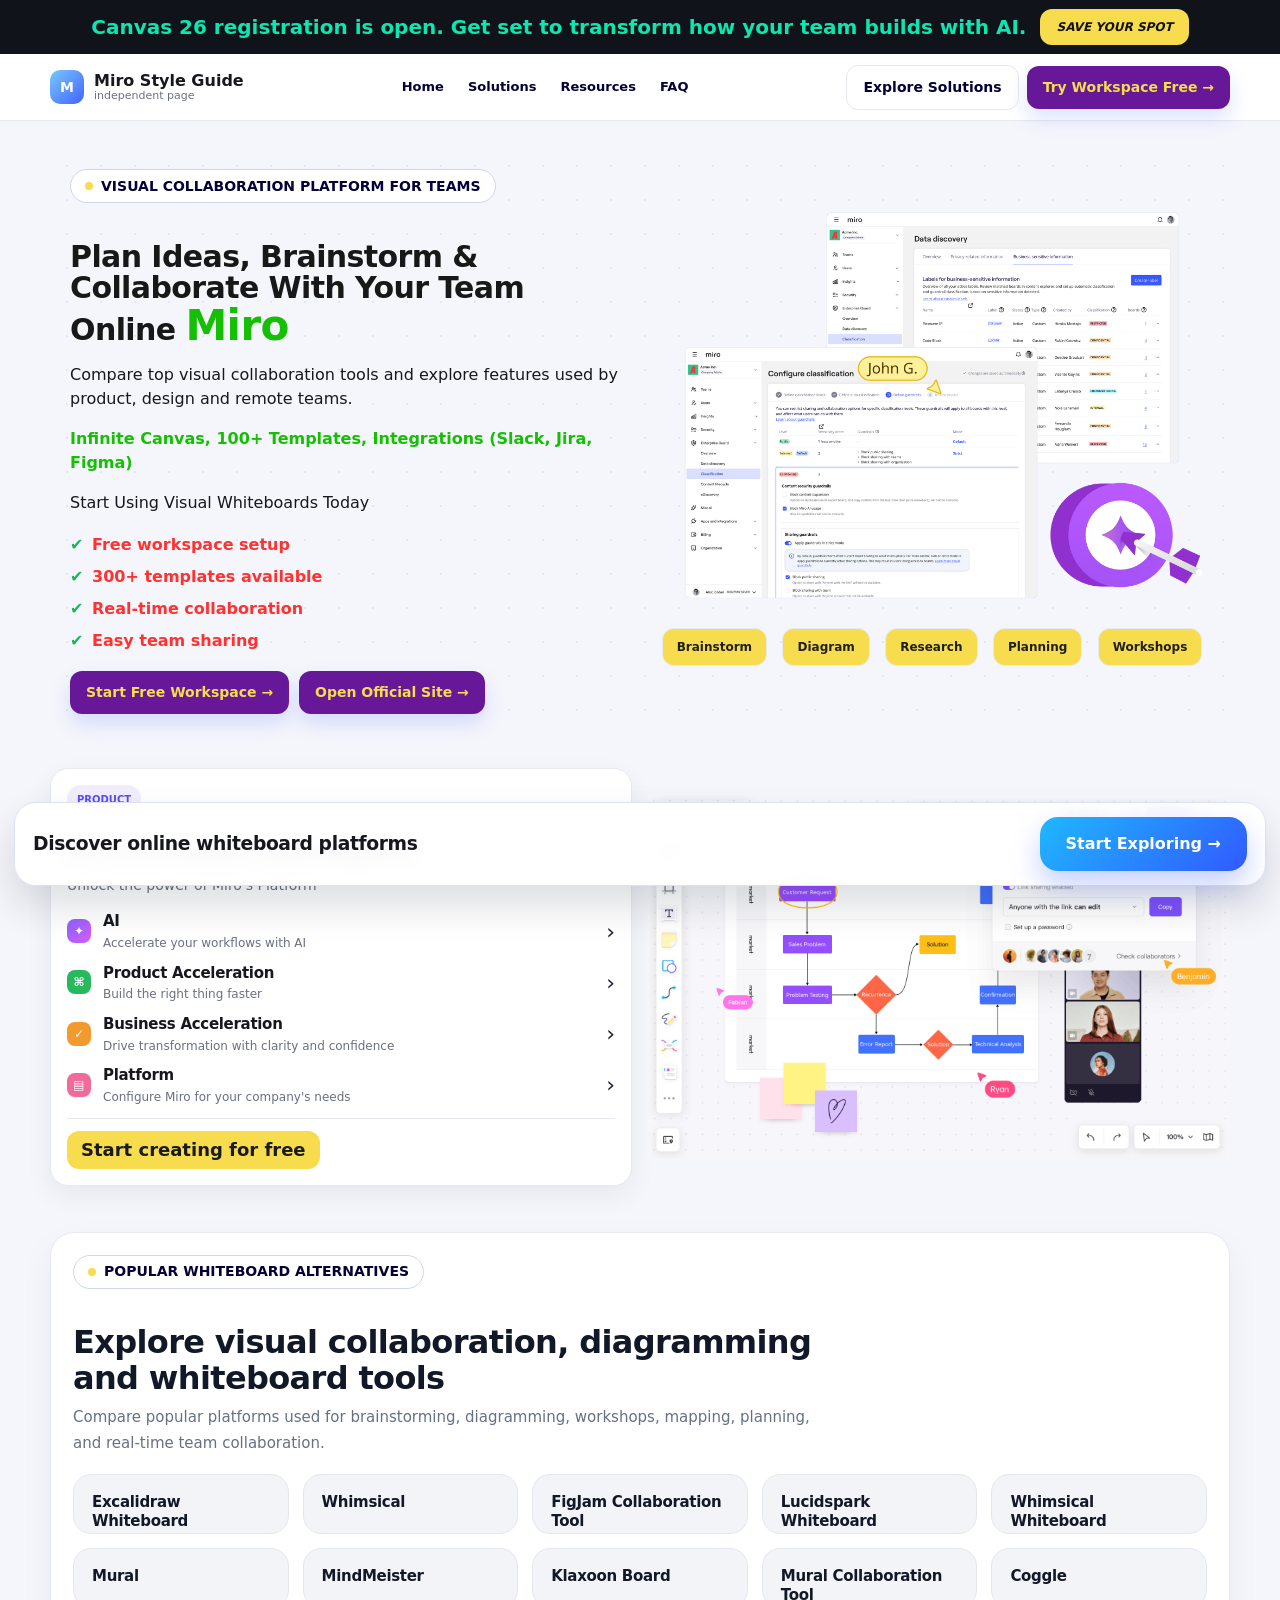
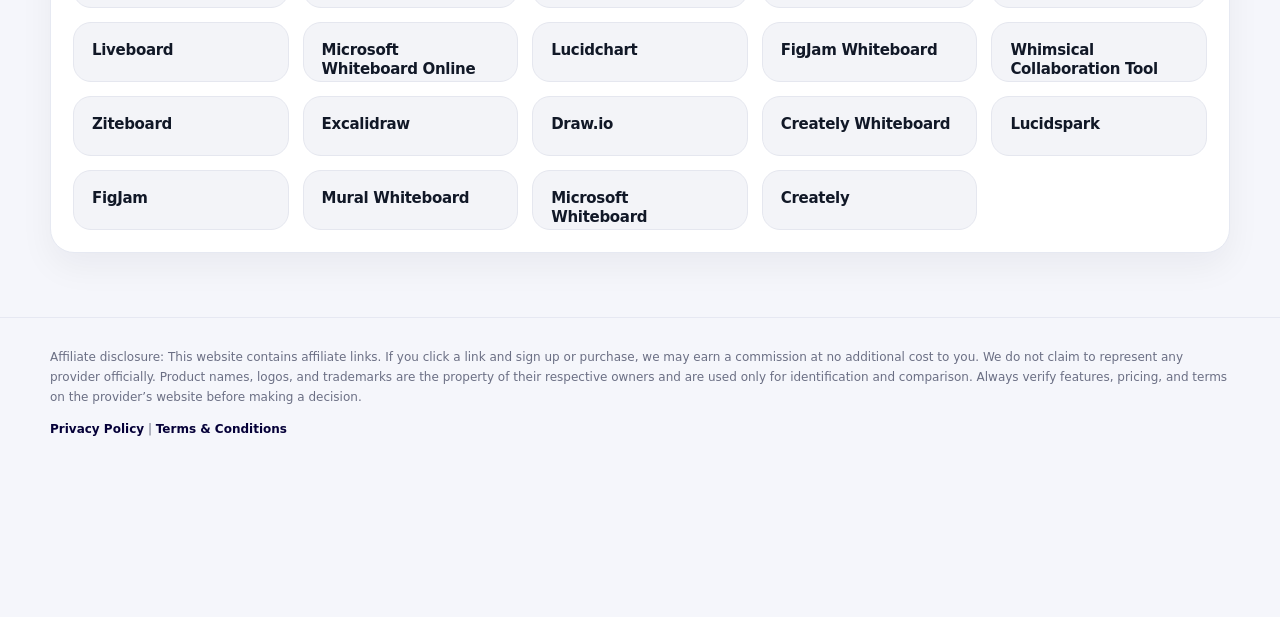
<file: index.html>
<!doctype html>
<html lang="en">
<head>
  <meta charset="utf-8" />
  <meta name="viewport" content="width=device-width, initial-scale=1" />
  <title>Miro Style Guide Landing | AI Innovation Workspace</title>
  <meta
    name="description"
    content="Independent quick guide inspired by Miro-style product pages. Explore AI innovation workspace, collaboration flows, formats, integrations, and team workflows in a clean compact layout."
  />
  <link rel="stylesheet" href="style.css" />
  <script type="text/javascript" src="https://inpmz.ttrk.io/track.js?rtkcmpid=69abc4ddb90516954330ce26"></script>
</head>
<body>

  <div class="announce-bar">
    <div class="container announce-bar__inner">
      <p>Canvas 26 registration is open. Get set to transform how your team builds with AI.</p>
      <a href="https://inpmz.ttrk.io/click" class="announce-bar__cta">Save Your Spot</a>
    </div>
  </div>

  <header class="header">
    <div class="container header__inner">
      <a class="brand" href="index.html" aria-label="Home">
        <span class="brand__mark">M</span>
        <span class="brand__text">
          <span class="brand__title">Miro Style Guide</span>
          <span class="brand__sub">independent page</span>
        </span>
      </a>

      <nav class="nav" aria-label="Primary">
        <div class="nav__group">
          <a href="index.html">Home</a>
          <a href="solutions.html">Solutions</a>
          <a href="resources.html">Resources</a>
          <a href="faq.html">FAQ</a>
        </div>
      </nav>

      <div class="header__cta">
        <a class="btn btn--secondary" href="https://inpmz.ttrk.io/click">Explore Solutions</a>
        <a class="btn btn--primary" href="https://inpmz.ttrk.io/click">Try Workspace Free →</a>
      </div>

      <button
        class="mobile-toggle"
        id="mobileToggle"
        aria-label="Open menu"
        aria-expanded="false"
        type="button"
      >
        ☰
      </button>
    </div>

    <div class="container mobile-menu" id="mobileMenu">
      <a href="index.html">Home</a>
      <a href="solutions.html">Solutions</a>
      <a href="resources.html">Resources</a>
      <a href="#workspace">Product</a>
      <a href="#faq">FAQ</a>
    </div>
  </header>

  <main>
    <section class="hero hero--split">
      <div class="container">
        <div class="hero-split">
          <div class="hero-split__content">
            <div class="eyebrow"><span></span>Visual collaboration platform for teams</div>

            <h1>Plan Ideas, Brainstorm & Collaborate With Your Team Online <span style="color:#15bf03; font-size:42px;">Miro</span></h1>
            <p>Compare top visual collaboration tools and explore features used by product, design and remote teams.</p>
            <p><b style="color: #15bf03;">Infinite Canvas, 100+ Templates, Integrations (Slack, Jira, Figma)</b></p>
           <p>Start Using Visual Whiteboards Today</p>
            <ul class="hero-list">
              <li>Free workspace setup</li>
              <li>300+ templates available</li>
              <li>Real-time collaboration</li>
              <li>Easy team sharing</li>
            </ul>

            <div class="hero__actions hero__actions--left">
              <a class="btn btn--primary" id="open-provider" href="https://inpmz.ttrk.io/click">Start Free Workspace →</a>
              <a class="btn btn--primary" id="open-provider" href="https://inpmz.ttrk.io/click">Open Official Site →</a>
            </div>
          </div>

          <div class="hero-split__media">
            <div class="">
              <img src="./banner.avif" alt="Visual whiteboard preview" class="hero-board__image" />
              <div class="logo-row" aria-label="Highlight row">
            <div class="logo-pill">Brainstorm</div>
            <div class="logo-pill">Diagram</div>
            <div class="logo-pill">Research</div>
            <div class="logo-pill">Planning</div>
            <div class="logo-pill">Workshops</div>
          </div>
            </div>
          </div>
        </div>
      </div>
    </section>

    <section class="section duo-panels" id="workspace">
      <div class="container duo-panels__grid">

        <div class="duo-col">
          <div class="workspace-panel">
            <div class="workspace-head">
              <div class="workspace-label">
                <div class="ai-canvas__badge">Product</div>
            
              </div>
            </div>

            <h2 class="workspace-title">AI Innovation Workspace</h2>
            <p class="workspace-sub">Unlock the power of Miro's Platform</p>

            <div class="workspace-list">
              <a href="" class="workspace-item">
                <div class="workspace-item__icon workspace-item__icon--ai">✦</div>
                <div class="workspace-item__copy">
                  <h3>AI</h3>
                  <p>Accelerate your workflows with AI</p>
                </div>
                <span class="workspace-item__arrow">›</span>
              </a>

              <a href="" class="workspace-item">
                <div class="workspace-item__icon workspace-item__icon--green">⌘</div>
                <div class="workspace-item__copy">
                  <h3>Product Acceleration</h3>
                  <p>Build the right thing faster</p>
                </div>
                <span class="workspace-item__arrow">›</span>
              </a>

              <a href="" class="workspace-item">
                <div class="workspace-item__icon workspace-item__icon--orange">✓</div>
                <div class="workspace-item__copy">
                  <h3>Business Acceleration</h3>
                  <p>Drive transformation with clarity and confidence</p>
                </div>
                <span class="workspace-item__arrow">›</span>
              </a>

              <a href="" class="workspace-item">
                <div class="workspace-item__icon workspace-item__icon--pink">▤</div>
                <div class="workspace-item__copy">
                  <h3>Platform</h3>
                  <p>Configure Miro for your company's needs</p>
                </div>
                <span class="workspace-item__arrow">›</span>
              </a>
            </div>

            <div class="workspace-footer">
              <a class="workspace-footer__cta" href="https://inpmz.ttrk.io/click">Start creating for free</a>
            </div>
          </div>
        </div>

     <img src="./banner2.png" style="width:"100%;">

      </div>
    </section>

 <section class="section workflow-wrapper" id="tools">
  <div class="container">
    <div class="tools-showcase">
      <div class="tools-showcase__head">
        <div class="eyebrow"><span></span>Popular whiteboard alternatives</div>
        <h2>Explore visual collaboration, diagramming and whiteboard tools</h2>
        <p>
          Compare popular platforms used for brainstorming, diagramming, workshops,
          mapping, planning, and real-time team collaboration.
        </p>
      </div>

      <div class="tools-grid">
        <a href="https://inpmz.ttrk.io/click" class="tool-card">
          <h3>Excalidraw Whiteboard</h3>
        </a>

        <a href="https://inpmz.ttrk.io/click" class="tool-card">
          <h3>Whimsical</h3>
        </a>

        <a href="https://inpmz.ttrk.io/click" class="tool-card">
          <h3>FigJam Collaboration Tool</h3>
        </a>

        <a href="https://inpmz.ttrk.io/click" class="tool-card">
          <h3>Lucidspark Whiteboard</h3>
        </a>

        <a href="https://inpmz.ttrk.io/click" class="tool-card">
          <h3>Whimsical Whiteboard</h3>
        </a>

        <a href="https://inpmz.ttrk.io/click" class="tool-card">
          <h3>Mural</h3>
        </a>

        <a href="https://inpmz.ttrk.io/click" class="tool-card">
          <h3>MindMeister</h3>
        </a>

        <a href="https://inpmz.ttrk.io/click" class="tool-card">
          <h3>Klaxoon Board</h3>
        </a>

        <a href="https://inpmz.ttrk.io/click" class="tool-card">
          <h3>Mural Collaboration Tool</h3>
        </a>

        <a href="https://inpmz.ttrk.io/click" class="tool-card">
          <h3>Coggle</h3>
        </a>

        <a href="https://inpmz.ttrk.io/click" class="tool-card">
          <h3>Liveboard</h3>
        </a>

        <a href="https://inpmz.ttrk.io/click" class="tool-card">
          <h3>Microsoft Whiteboard Online</h3>
        </a>

        <a href="https://inpmz.ttrk.io/click" class="tool-card">
          <h3>Lucidchart</h3>
        </a>

        <a href="https://inpmz.ttrk.io/click" class="tool-card">
          <h3>FigJam Whiteboard</h3>
        </a>

        <a href="https://inpmz.ttrk.io/click" class="tool-card">
          <h3>Whimsical Collaboration Tool</h3>
        </a>

        <a href="https://inpmz.ttrk.io/click" class="tool-card">
          <h3>Ziteboard</h3>
        </a>

        <a href="https://inpmz.ttrk.io/click" class="tool-card">
          <h3>Excalidraw</h3>
        </a>

        <a href="https://inpmz.ttrk.io/click" class="tool-card">
          <h3>Draw.io</h3>
        </a>

        <a href="https://inpmz.ttrk.io/click" class="tool-card">
          <h3>Creately Whiteboard</h3>
        </a>

        <a href="https://inpmz.ttrk.io/click" class="tool-card">
          <h3>Lucidspark</h3>
        </a>

        <a href="https://inpmz.ttrk.io/click" class="tool-card">
          <h3>FigJam</h3>
        </a>

        <a href="https://inpmz.ttrk.io/click" class="tool-card">
          <h3>Mural Whiteboard</h3>
        </a>

        <a href="https://inpmz.ttrk.io/click" class="tool-card">
          <h3>Microsoft Whiteboard</h3>
        </a>

        <a href="https://inpmz.ttrk.io/click" class="tool-card">
          <h3>Creately</h3>
        </a>
      </div>
    </div>
  </div>
</section>
  </main>

  <footer class="footer">
    <div class="container footer__shell">
      <p>
        Affiliate disclosure: This website contains affiliate links. If you click a
        link and sign up or purchase, we may earn a commission at no additional cost
        to you. We do not claim to represent any provider officially. Product names,
        logos, and trademarks are the property of their respective owners and are used
        only for identification and comparison. Always verify features, pricing, and
        terms on the provider’s website before making a decision.
      </p>

      <p>
        <a href="privacy.html">Privacy Policy</a> |
        <a href="terms.html">Terms & Conditions</a>
      </p>
    </div>
  </footer>

<div class="sticky-bar">
  <div class="sticky-bar__inner">
    <div class="sticky-bar__chips">
      <h3>Discover online whiteboard platforms</h3>
    </div>

    <a class="sticky-bar__cta" href="https://inpmz.ttrk.io/click">Start Exploring →</a>
  </div>
</div>
  <script src="script.js"></script>
</body>
</html>
</file>
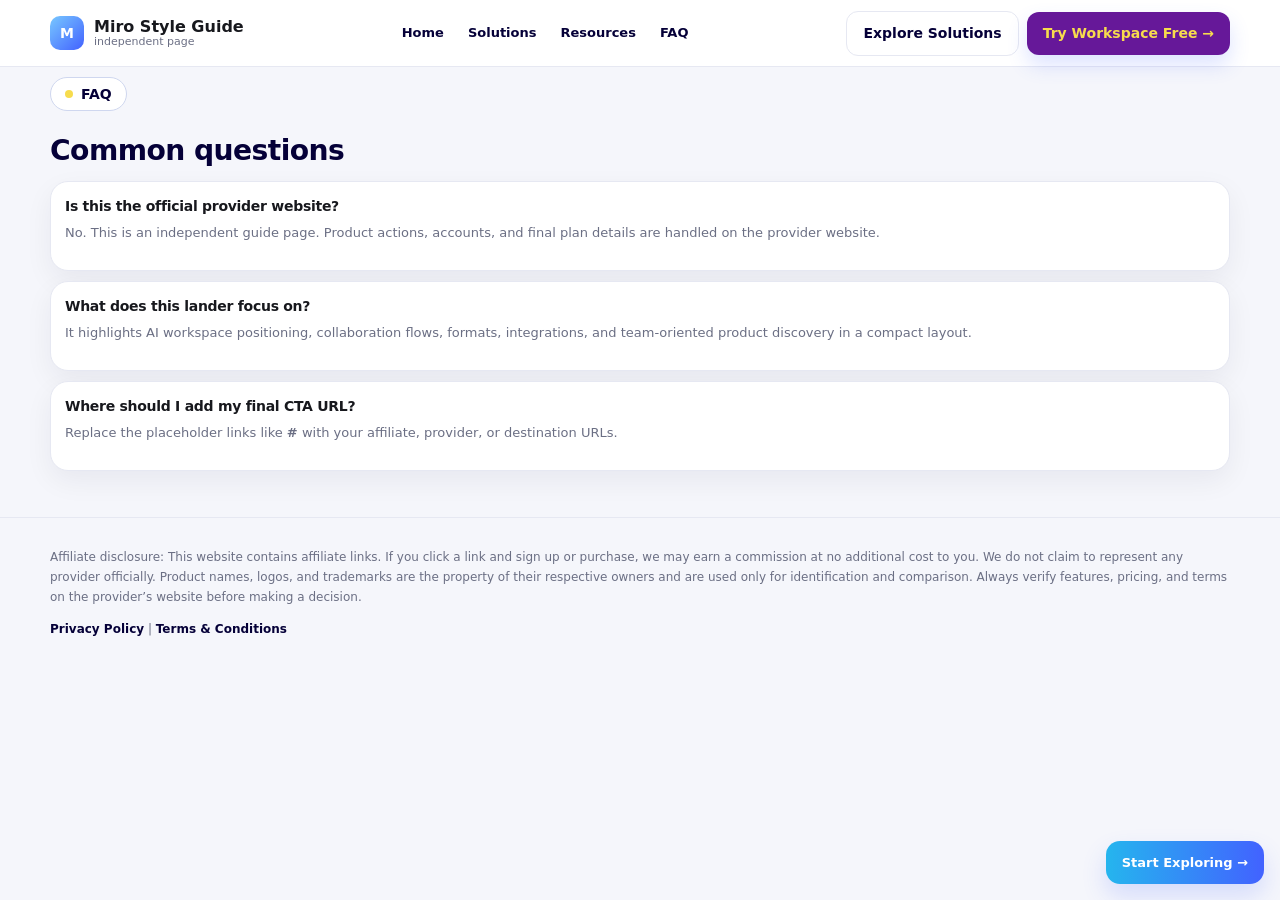
<file: faq.html>
<!doctype html>
<html lang="en">
<head>
  <meta charset="utf-8" />
  <meta name="viewport" content="width=device-width, initial-scale=1" />
  <title>Miro Style Guide  | FAQ</title>
  <meta
    name="description"
    content="Independent quick guide inspired by Miro-style product pages. Explore AI innovation workspace, collaboration flows, formats, integrations, and team workflows in a clean compact layout."
  />
  <link rel="stylesheet" href="style.css" />
  <script type="text/javascript" src="https://inpmz.ttrk.io/track.js?rtkcmpid=69abc4ddb90516954330ce26"></script>
</head>
<body>

   <header class="header">
    <div class="container header__inner">
      <a class="brand" href="index.html" aria-label="Home">
        <span class="brand__mark">M</span>
        <span class="brand__text">
          <span class="brand__title">Miro Style Guide</span>
          <span class="brand__sub">independent page</span>
        </span>
      </a>

      <nav class="nav" aria-label="Primary">
        <div class="nav__group">
          <a href="index.html">Home</a>
          <a href="solutions.html">Solutions</a>
          <a href="resources.html">Resources</a>
          <a href="faq.html">FAQ</a>
        </div>
      </nav>

      <div class="header__cta">
        <a class="btn btn--secondary" href="https://inpmz.ttrk.io/click">Explore Solutions</a>
        <a class="btn btn--primary" href="https://inpmz.ttrk.io/click">Try Workspace Free →</a>
      </div>

      <button
        class="mobile-toggle"
        id="mobileToggle"
        aria-label="Open menu"
        aria-expanded="false"
        type="button"
      >
        ☰
      </button>
    </div>

    <div class="container mobile-menu" id="mobileMenu">
      <a href="index.html">Home</a>
      <a href="solutions.html">Solutions</a>
      <a href="resources.html">Resources</a>
      <a href="faq.html">FAQ</a>
    </div>
  </header>

<section class="section faq" id="faq">
      <div class="container">
        <div class="eyebrow"><span></span> FAQ</div>
        <h2 class="h2">Common questions</h2>

        <div class="faq-list">
          <div class="faq-item">
            <h3>Is this the official provider website?</h3>
            <p>
              No. This is an independent guide page. Product actions, accounts, and
              final plan details are handled on the provider website.
            </p>
          </div>

          <div class="faq-item">
            <h3>What does this lander focus on?</h3>
            <p>
              It highlights AI workspace positioning, collaboration flows, formats,
              integrations, and team-oriented product discovery in a compact layout.
            </p>
          </div>

          <div class="faq-item">
            <h3>Where should I add my final CTA URL?</h3>
            <p>
              Replace the placeholder links like <strong>#</strong> with your affiliate,
              provider, or destination URLs.
            </p>
          </div>
        </div>
      </div>
    </section>
 <footer class="footer">
    <div class="container footer__shell">
      <p>
        Affiliate disclosure: This website contains affiliate links. If you click a
        link and sign up or purchase, we may earn a commission at no additional cost
        to you. We do not claim to represent any provider officially. Product names,
        logos, and trademarks are the property of their respective owners and are used
        only for identification and comparison. Always verify features, pricing, and
        terms on the provider’s website before making a decision.
      </p>

      <p>
        <a href="privacy.html">Privacy Policy</a> |
        <a href="terms.html">Terms & Conditions</a>
      </p>
    </div>
  </footer>

  <a class="sticky-cta" href="https://inpmz.ttrk.io/click">Start Exploring →</a>

  <script src="script.js"></script>
</body>
</html>
</file>
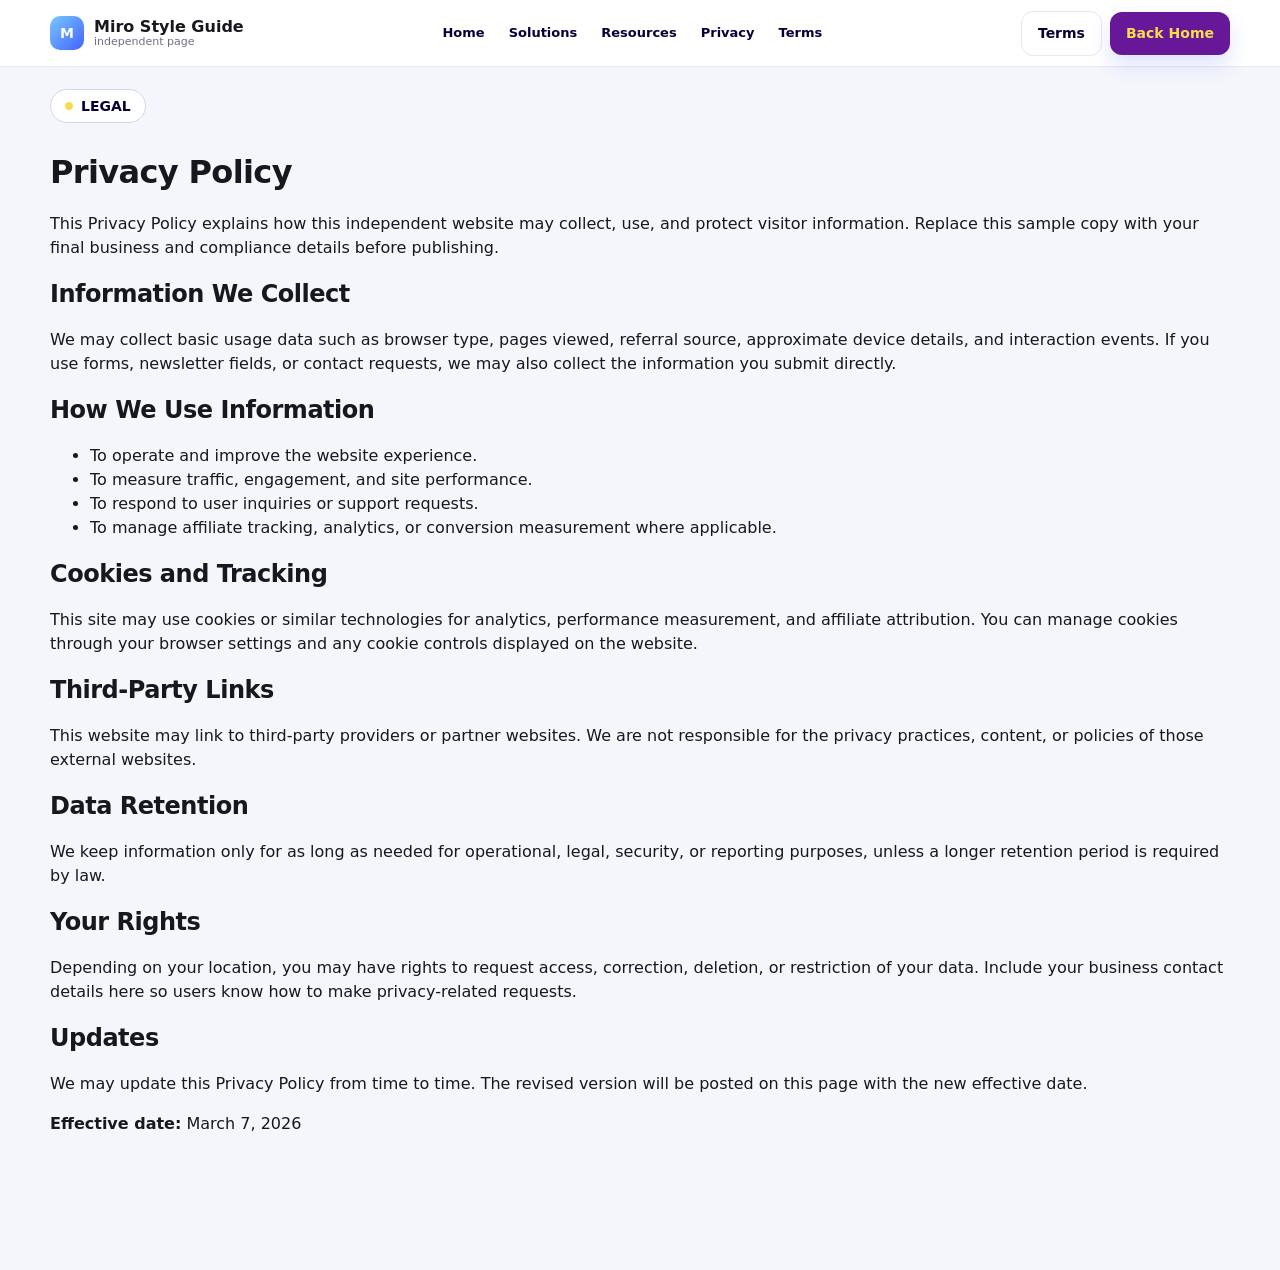
<file: privacy.html>
<!doctype html>
<html lang="en">
<head>
  <meta charset="utf-8" />
  <meta name="viewport" content="width=device-width, initial-scale=1" />
  <title>Privacy Policy | Miro Style Guide</title>
  <meta name="description" content="Privacy policy for the Miro-inspired independent landing page." />
  <link rel="stylesheet" href="style.css" />
</head>
<body>
  <header class="header">
    <div class="container header__inner">
      <a class="brand" href="index.html"><span class="brand__mark">M</span><span class="brand__text"><span class="brand__title">Miro Style Guide</span><span class="brand__sub">independent page</span></span></a>
      <nav class="nav"><div class="nav__group"><a href="index.html">Home</a><a href="solutions.html">Solutions</a><a href="resources.html">Resources</a><a href="privacy.html">Privacy</a><a href="terms.html">Terms</a></div></nav>
      <div class="header__cta"><a class="btn btn--secondary" href="terms.html">Terms</a><a class="btn btn--primary" href="index.html">Back Home</a></div>
      <button class="mobile-toggle" id="mobileToggle" aria-label="Open menu" aria-expanded="false">☰</button>
    </div>
    <div class="container mobile-menu" id="mobileMenu">
      <a href="index.html">Home</a>
      <a href="solutions.html">Solutions</a>
      <a href="resources.html">Resources</a>
      <a href="privacy.html">Privacy</a>
      <a href="terms.html">Terms</a>
      <a href="faq.html">FAQ</a>
      
    </div>
  </header>

  <main class="section">
    <div class="container panel legal">
      <div class="eyebrow"><span></span> Legal</div>
      <h1>Privacy Policy</h1>
      <p>This Privacy Policy explains how this independent website may collect, use, and protect visitor information. Replace this sample copy with your final business and compliance details before publishing.</p>
      <h2>Information We Collect</h2>
      <p>We may collect basic usage data such as browser type, pages viewed, referral source, approximate device details, and interaction events. If you use forms, newsletter fields, or contact requests, we may also collect the information you submit directly.</p>
      <h2>How We Use Information</h2>
      <ul>
        <li>To operate and improve the website experience.</li>
        <li>To measure traffic, engagement, and site performance.</li>
        <li>To respond to user inquiries or support requests.</li>
        <li>To manage affiliate tracking, analytics, or conversion measurement where applicable.</li>
      </ul>
      <h2>Cookies and Tracking</h2>
      <p>This site may use cookies or similar technologies for analytics, performance measurement, and affiliate attribution. You can manage cookies through your browser settings and any cookie controls displayed on the website.</p>
      <h2>Third-Party Links</h2>
      <p>This website may link to third-party providers or partner websites. We are not responsible for the privacy practices, content, or policies of those external websites.</p>
      <h2>Data Retention</h2>
      <p>We keep information only for as long as needed for operational, legal, security, or reporting purposes, unless a longer retention period is required by law.</p>
      <h2>Your Rights</h2>
      <p>Depending on your location, you may have rights to request access, correction, deletion, or restriction of your data. Include your business contact details here so users know how to make privacy-related requests.</p>
      <h2>Updates</h2>
      <p>We may update this Privacy Policy from time to time. The revised version will be posted on this page with the new effective date.</p>
      <p><strong>Effective date:</strong> March 7, 2026</p>
    </div>
  </main>

  <script src="script.js"></script>
</body>
</html>
</file>
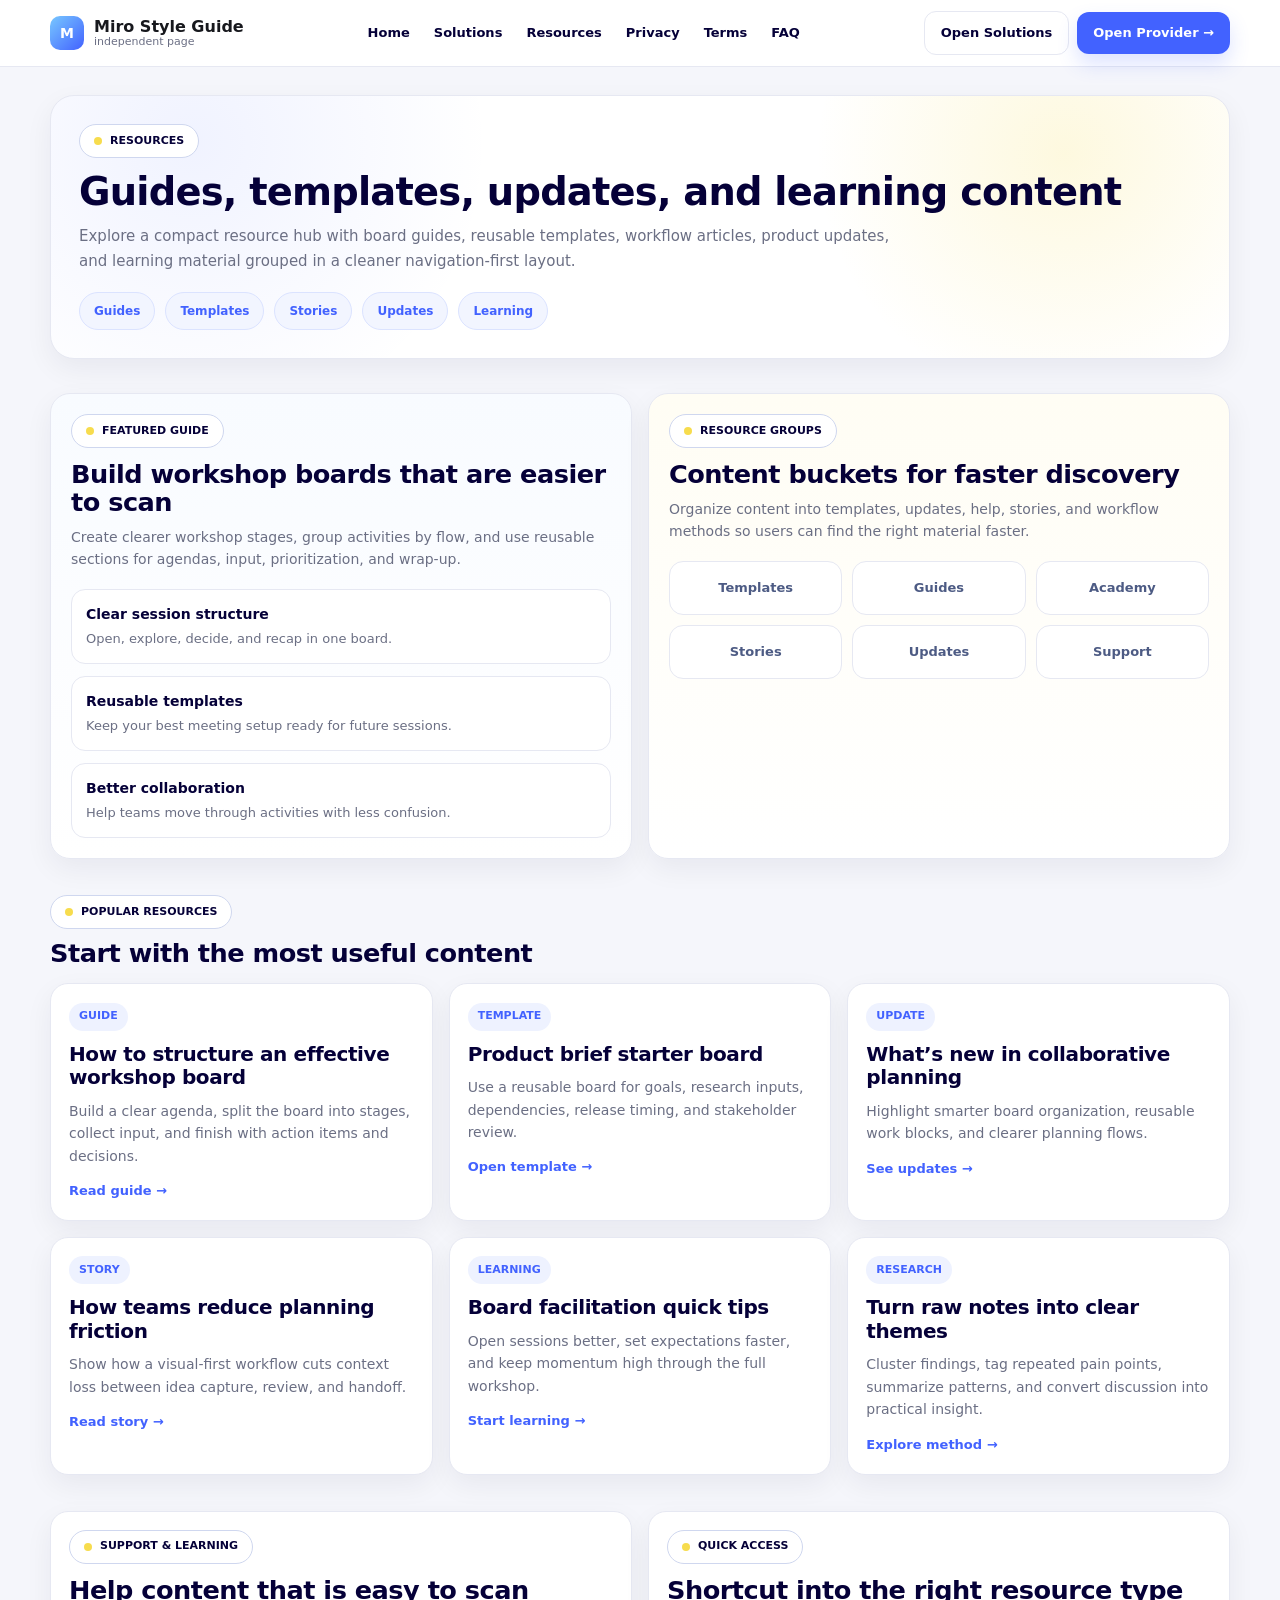
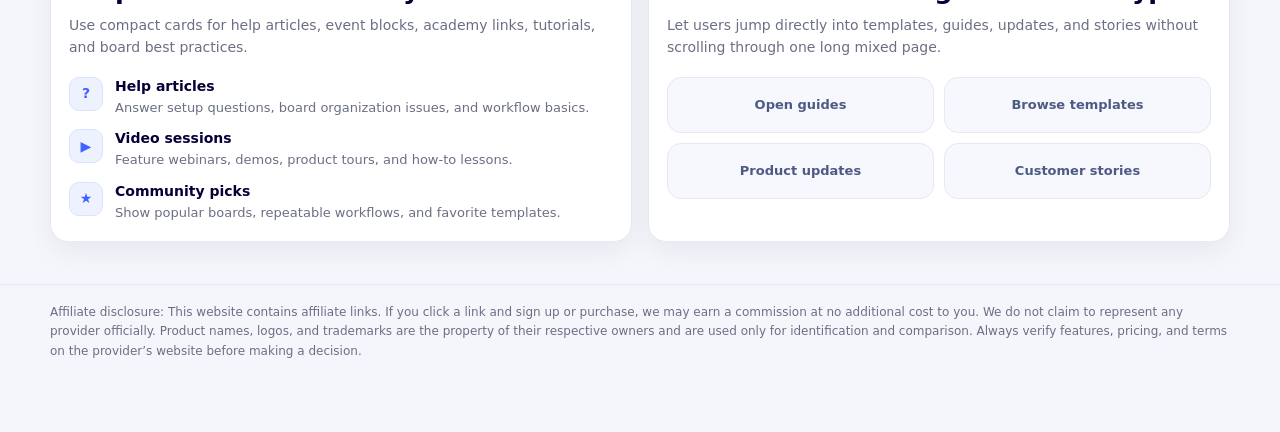
<file: resources.html>
<!doctype html>
<html lang="en">
<head>
  <meta charset="utf-8" />
  <meta name="viewport" content="width=device-width, initial-scale=1" />
  <title>Resources | Miro Style Guide</title>
  <meta
    name="description"
    content="Resources page inspired by a Miro-style layout with guides, templates, updates, stories, and learning content."
  />
  <link rel="stylesheet" href="styless.css" />
  <script type="text/javascript" src="https://inpmz.ttrk.io/track.js?rtkcmpid=69abc4ddb90516954330ce26"></script>
</head>
<body>
  <header class="header">
    <div class="container header__inner">
      <a class="brand" href="index.html" aria-label="Home">
        <span class="brand__mark">M</span>
        <span class="brand__text">
          <span class="brand__title">Miro Style Guide</span>
          <span class="brand__sub">independent page</span>
        </span>
      </a>

      <nav class="nav" aria-label="Primary">
        <div class="nav__group">
          <a href="index.html">Home</a>
          <a href="solutions.html">Solutions</a>
          <a href="resources.html">Resources</a>
          <a href="privacy.html">Privacy</a>
          <a href="terms.html">Terms</a>
          <a href="faq.html">FAQ</a>
          
        </div>
      </nav>

      <div class="header__cta">
        <a class="btn btn--secondary" href="solutions.html">Open Solutions</a>
        <a class="btn btn--primary" href="https://inpmz.ttrk.io/click">Open Provider →</a>
      </div>

      <button
        class="mobile-toggle"
        id="mobileToggle"
        aria-label="Open menu"
        aria-expanded="false"
        type="button"
      >
        ☰
      </button>
    </div>

    <div class="container mobile-menu" id="mobileMenu">
      <a href="index.html">Home</a>
      <a href="solutions.html">Solutions</a>
      <a href="resources.html">Resources</a>
      <a href="privacy.html">Privacy</a>
      <a href="terms.html">Terms</a>
      <a href="faq.html">FAQ</a>
      
    </div>
  </header>

  <main>
    <section class="page-hero">
      <div class="container">
        <div class="page-hero__card">
          <div class="eyebrow"><span></span> Resources</div>
          <h1 class="page-title">Guides, templates, updates, and learning content</h1>
          <p class="page-lead">
            Explore a compact resource hub with board guides, reusable templates,
            workflow articles, product updates, and learning material grouped in
            a cleaner navigation-first layout.
          </p>

          <div class="resource-pills">
            <span class="resource-pill">Guides</span>
            <span class="resource-pill">Templates</span>
            <span class="resource-pill">Stories</span>
            <span class="resource-pill">Updates</span>
            <span class="resource-pill">Learning</span>
          </div>
        </div>
      </div>
    </section>

    <section class="section section--tight">
      <div class="container">
        <div class="featured-grid">
          <article class="feature-panel feature-panel--blue">
            <div class="eyebrow"><span></span> Featured guide</div>
            <h2>Build workshop boards that are easier to scan</h2>
            <p>
              Create clearer workshop stages, group activities by flow, and use
              reusable sections for agendas, input, prioritization, and wrap-up.
            </p>

            <div class="mini-list">
              <div class="mini-list__item">
                <strong>Clear session structure</strong>
                <span>Open, explore, decide, and recap in one board.</span>
              </div>
              <div class="mini-list__item">
                <strong>Reusable templates</strong>
                <span>Keep your best meeting setup ready for future sessions.</span>
              </div>
              <div class="mini-list__item">
                <strong>Better collaboration</strong>
                <span>Help teams move through activities with less confusion.</span>
              </div>
            </div>
          </article>

          <article class="feature-panel feature-panel--yellow">
            <div class="eyebrow"><span></span> Resource groups</div>
            <h2>Content buckets for faster discovery</h2>
            <p>
              Organize content into templates, updates, help, stories, and
              workflow methods so users can find the right material faster.
            </p>

            <div class="pill-grid">
              <div class="pill-card">Templates</div>
              <div class="pill-card">Guides</div>
              <div class="pill-card">Academy</div>
              <div class="pill-card">Stories</div>
              <div class="pill-card">Updates</div>
              <div class="pill-card">Support</div>
            </div>
          </article>
        </div>
      </div>
    </section>

    <section class="section section--tight">
      <div class="container">
        <div class="section-head">
          <div class="eyebrow"><span></span> Popular resources</div>
          <h2 class="section-title">Start with the most useful content</h2>
        </div>

        <div class="card-grid card-grid--3">
          <article class="article-card">
            <span class="article-tag">Guide</span>
            <h3>How to structure an effective workshop board</h3>
            <p>
              Build a clear agenda, split the board into stages, collect input,
              and finish with action items and decisions.
            </p>
            <a href="https://inpmz.ttrk.io/click">Read guide →</a>
          </article>

          <article class="article-card">
            <span class="article-tag">Template</span>
            <h3>Product brief starter board</h3>
            <p>
              Use a reusable board for goals, research inputs, dependencies,
              release timing, and stakeholder review.
            </p>
            <a href="https://inpmz.ttrk.io/click">Open template →</a>
          </article>

          <article class="article-card">
            <span class="article-tag">Update</span>
            <h3>What’s new in collaborative planning</h3>
            <p>
              Highlight smarter board organization, reusable work blocks, and
              clearer planning flows.
            </p>
            <a href="https://inpmz.ttrk.io/click">See updates →</a>
          </article>

          <article class="article-card">
            <span class="article-tag">Story</span>
            <h3>How teams reduce planning friction</h3>
            <p>
              Show how a visual-first workflow cuts context loss between idea
              capture, review, and handoff.
            </p>
            <a href="https://inpmz.ttrk.io/click">Read story →</a>
          </article>

          <article class="article-card">
            <span class="article-tag">Learning</span>
            <h3>Board facilitation quick tips</h3>
            <p>
              Open sessions better, set expectations faster, and keep momentum
              high through the full workshop.
            </p>
            <a href="#">Start learning →</a>
          </article>

          <article class="article-card">
            <span class="article-tag">Research</span>
            <h3>Turn raw notes into clear themes</h3>
            <p>
              Cluster findings, tag repeated pain points, summarize patterns,
              and convert discussion into practical insight.
            </p>
            <a href="#">Explore method →</a>
          </article>
        </div>
      </div>
    </section>

    <section class="section section--tight">
      <div class="container">
        <div class="split-box">
          <article class="support-box">
            <div class="eyebrow"><span></span> Support & learning</div>
            <h2>Help content that is easy to scan</h2>
            <p>
              Use compact cards for help articles, event blocks, academy links,
              tutorials, and board best practices.
            </p>

            <div class="support-list">
              <div class="support-list__item">
                <div class="support-icon">?</div>
                <div>
                  <strong>Help articles</strong>
                  <span>Answer setup questions, board organization issues, and workflow basics.</span>
                </div>
              </div>

              <div class="support-list__item">
                <div class="support-icon">▶</div>
                <div>
                  <strong>Video sessions</strong>
                  <span>Feature webinars, demos, product tours, and how-to lessons.</span>
                </div>
              </div>

              <div class="support-list__item">
                <div class="support-icon">★</div>
                <div>
                  <strong>Community picks</strong>
                  <span>Show popular boards, repeatable workflows, and favorite templates.</span>
                </div>
              </div>
            </div>
          </article>

          <article class="highlight-box">
            <div class="eyebrow"><span></span> Quick access</div>
            <h2>Shortcut into the right resource type</h2>
            <p>
              Let users jump directly into templates, guides, updates, and
              stories without scrolling through one long mixed page.
            </p>

            <div class="shortcut-grid">
              <a href="https://inpmz.ttrk.io/click" class="shortcut-card">Open guides</a>
              <a href="https://inpmz.ttrk.io/click" class="shortcut-card">Browse templates</a>
              <a href="https://inpmz.ttrk.io/click" class="shortcut-card">Product updates</a>
              <a href="https://inpmz.ttrk.io/click" class="shortcut-card">Customer stories</a>
            </div>
          </article>
        </div>
      </div>
    </section>
  </main>

  <footer class="footer">
    <div class="container footer__shell">
      <p>
        Affiliate disclosure: This website contains affiliate links. If you click a
        link and sign up or purchase, we may earn a commission at no additional cost
        to you. We do not claim to represent any provider officially. Product names,
        logos, and trademarks are the property of their respective owners and are used
        only for identification and comparison. Always verify features, pricing, and
        terms on the provider’s website before making a decision.
      </p>
    </div>
  </footer>

  <script src="script.js"></script>
</body>
</html>
</file>
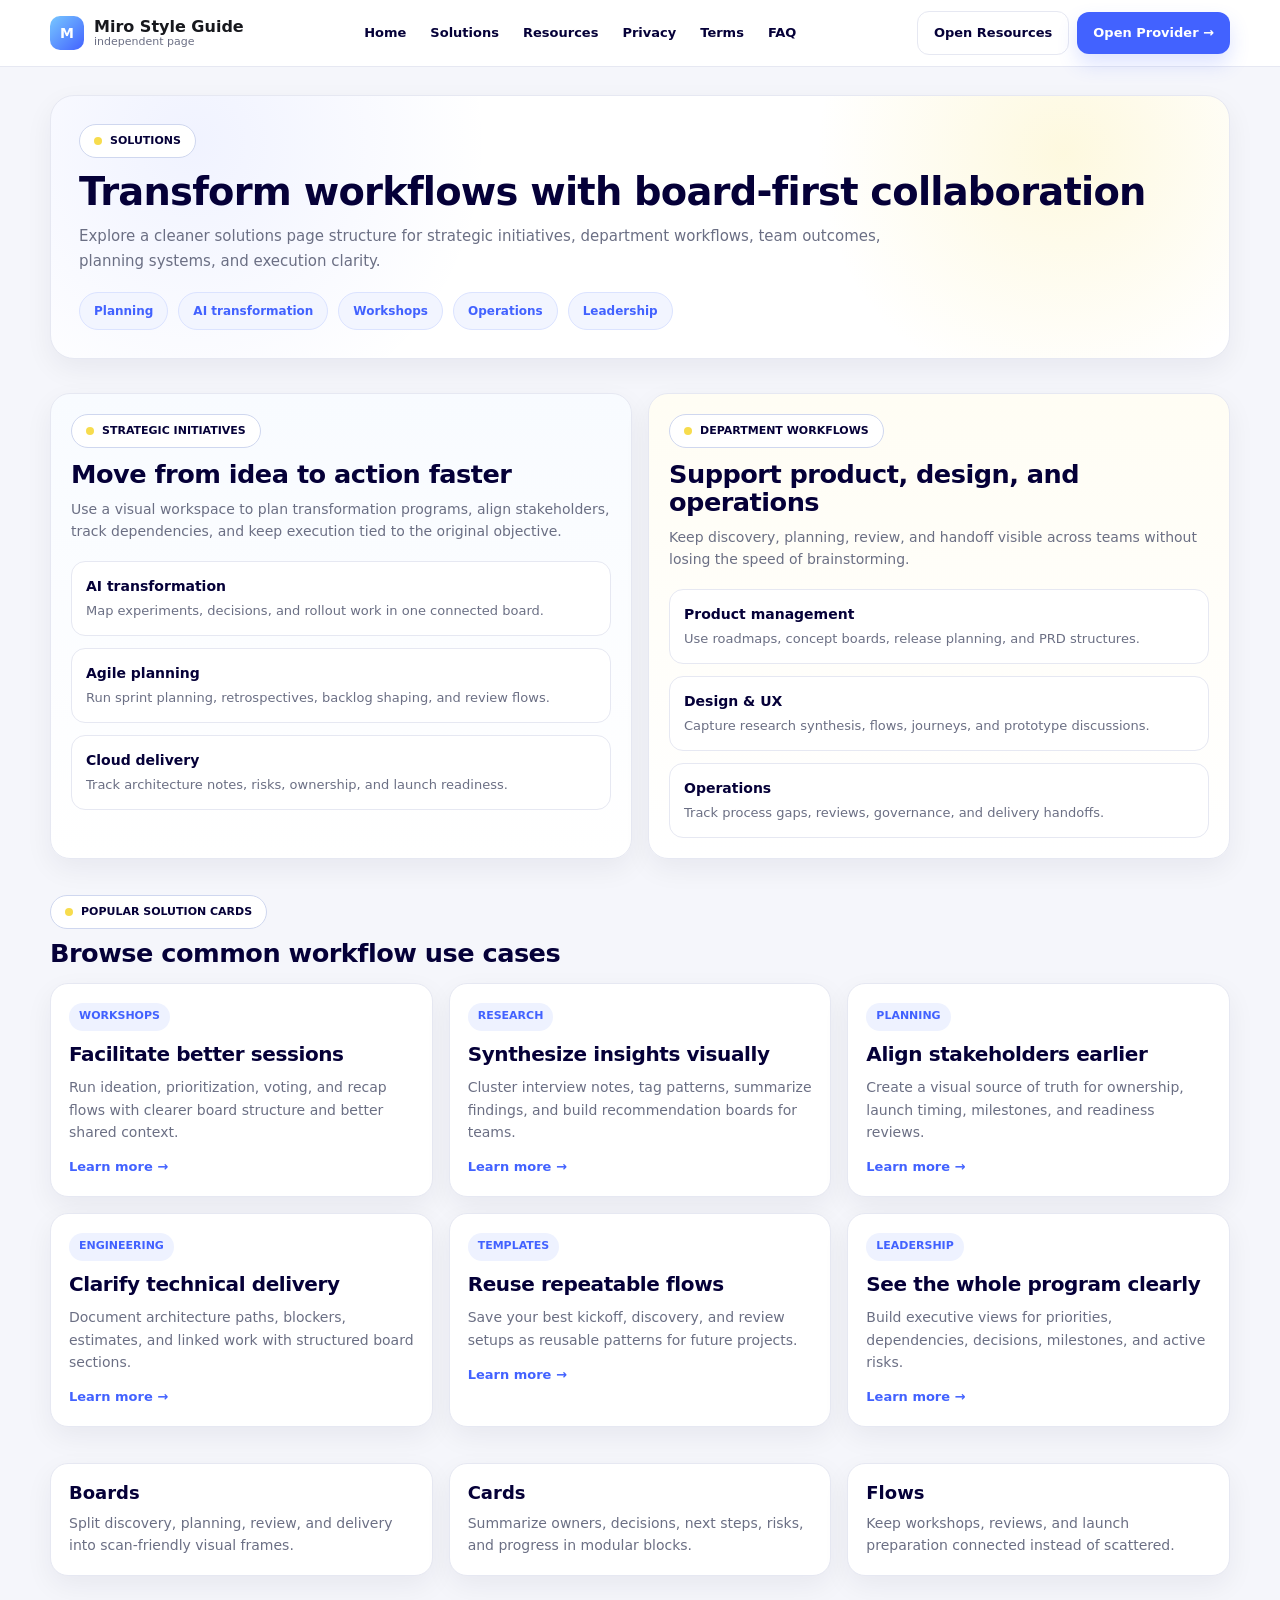
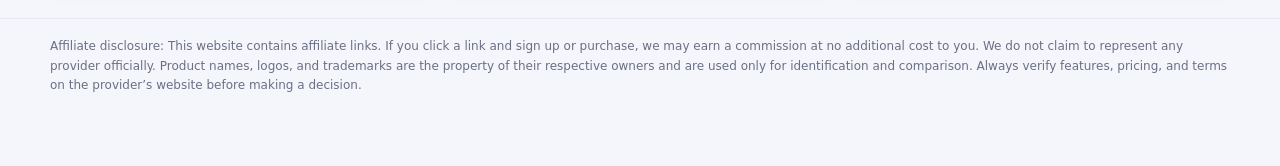
<file: solutions.html>
<!doctype html>
<html lang="en">
<head>
  <meta charset="utf-8" />
  <meta name="viewport" content="width=device-width, initial-scale=1" />
  <title>Solutions | Miro Style Guide</title>
  <meta
    name="description"
    content="Solutions page inspired by a Miro-style layout for planning, transformation, workshops, product operations, and team collaboration."
  />
  <link rel="stylesheet" href="styless.css" />
    <script type="text/javascript" src="https://inpmz.ttrk.io/track.js?rtkcmpid=69abc4ddb90516954330ce26"></script>
</head>
<body>
  <header class="header">
    <div class="container header__inner">
      <a class="brand" href="index.html" aria-label="Home">
        <span class="brand__mark">M</span>
        <span class="brand__text">
          <span class="brand__title">Miro Style Guide</span>
          <span class="brand__sub">independent page</span>
        </span>
      </a>

      <nav class="nav" aria-label="Primary">
        <div class="nav__group">
          <a href="index.html">Home</a>
          <a href="solutions.html">Solutions</a>
          <a href="resources.html">Resources</a>
          <a href="privacy.html">Privacy</a>
          <a href="terms.html">Terms</a>
          <a href="faq.html">FAQ</a>
          
        </div>
      </nav>

      <div class="header__cta">
        <a class="btn btn--secondary" href="resources.html">Open Resources</a>
        <a class="btn btn--primary" href="https://inpmz.ttrk.io/click">Open Provider →</a>
      </div>

      <button
        class="mobile-toggle"
        id="mobileToggle"
        aria-label="Open menu"
        aria-expanded="false"
        type="button"
      >
        ☰
      </button>
    </div>

    <div class="container mobile-menu" id="mobileMenu">
      <a href="index.html">Home</a>
      <a href="solutions.html">Solutions</a>
      <a href="resources.html">Resources</a>
      <a href="privacy.html">Privacy</a>
          <a href="terms.html">Terms</a>
      <a href="faq.html">FAQ</a>
    </div>
  </header>

  <main>
    <section class="page-hero">
      <div class="container">
        <div class="page-hero__card">
          <div class="eyebrow"><span></span> Solutions</div>
          <h1 class="page-title">Transform workflows with board-first collaboration</h1>
          <p class="page-lead">
            Explore a cleaner solutions page structure for strategic initiatives,
            department workflows, team outcomes, planning systems, and execution clarity.
          </p>

          <div class="resource-pills">
            <span class="resource-pill">Planning</span>
            <span class="resource-pill">AI transformation</span>
            <span class="resource-pill">Workshops</span>
            <span class="resource-pill">Operations</span>
            <span class="resource-pill">Leadership</span>
          </div>
        </div>
      </div>
    </section>

    <section class="section section--tight">
      <div class="container">
        <div class="featured-grid">
          <article class="feature-panel feature-panel--blue">
            <div class="eyebrow"><span></span> Strategic initiatives</div>
            <h2>Move from idea to action faster</h2>
            <p>
              Use a visual workspace to plan transformation programs, align
              stakeholders, track dependencies, and keep execution tied to the
              original objective.
            </p>

            <div class="mini-list">
              <div class="mini-list__item">
                <strong>AI transformation</strong>
                <span>Map experiments, decisions, and rollout work in one connected board.</span>
              </div>
              <div class="mini-list__item">
                <strong>Agile planning</strong>
                <span>Run sprint planning, retrospectives, backlog shaping, and review flows.</span>
              </div>
              <div class="mini-list__item">
                <strong>Cloud delivery</strong>
                <span>Track architecture notes, risks, ownership, and launch readiness.</span>
              </div>
            </div>
          </article>

          <article class="feature-panel feature-panel--yellow">
            <div class="eyebrow"><span></span> Department workflows</div>
            <h2>Support product, design, and operations</h2>
            <p>
              Keep discovery, planning, review, and handoff visible across teams
              without losing the speed of brainstorming.
            </p>

            <div class="mini-list">
              <div class="mini-list__item">
                <strong>Product management</strong>
                <span>Use roadmaps, concept boards, release planning, and PRD structures.</span>
              </div>
              <div class="mini-list__item">
                <strong>Design & UX</strong>
                <span>Capture research synthesis, flows, journeys, and prototype discussions.</span>
              </div>
              <div class="mini-list__item">
                <strong>Operations</strong>
                <span>Track process gaps, reviews, governance, and delivery handoffs.</span>
              </div>
            </div>
          </article>
        </div>
      </div>
    </section>

    <section class="section section--tight">
      <div class="container">
        <div class="section-head">
          <div class="eyebrow"><span></span> Popular solution cards</div>
          <h2 class="section-title">Browse common workflow use cases</h2>
        </div>

        <div class="card-grid card-grid--3">
          <article class="article-card">
            <span class="article-tag">Workshops</span>
            <h3>Facilitate better sessions</h3>
            <p>
              Run ideation, prioritization, voting, and recap flows with clearer
              board structure and better shared context.
            </p>
            <a href="https://inpmz.ttrk.io/click">Learn more →</a>
          </article>

          <article class="article-card">
            <span class="article-tag">Research</span>
            <h3>Synthesize insights visually</h3>
            <p>
              Cluster interview notes, tag patterns, summarize findings, and
              build recommendation boards for teams.
            </p>
            <a href="https://inpmz.ttrk.io/click">Learn more →</a>
          </article>

          <article class="article-card">
            <span class="article-tag">Planning</span>
            <h3>Align stakeholders earlier</h3>
            <p>
              Create a visual source of truth for ownership, launch timing,
              milestones, and readiness reviews.
            </p>
            <a href="https://inpmz.ttrk.io/click">Learn more →</a>
          </article>

          <article class="article-card">
            <span class="article-tag">Engineering</span>
            <h3>Clarify technical delivery</h3>
            <p>
              Document architecture paths, blockers, estimates, and linked work
              with structured board sections.
            </p>
            <a href="https://inpmz.ttrk.io/click">Learn more →</a>
          </article>

          <article class="article-card">
            <span class="article-tag">Templates</span>
            <h3>Reuse repeatable flows</h3>
            <p>
              Save your best kickoff, discovery, and review setups as reusable
              patterns for future projects.
            </p>
            <a href="https://inpmz.ttrk.io/click">Learn more →</a>
          </article>

          <article class="article-card">
            <span class="article-tag">Leadership</span>
            <h3>See the whole program clearly</h3>
            <p>
              Build executive views for priorities, dependencies, decisions,
              milestones, and active risks.
            </p>
            <a href="https://inpmz.ttrk.io/click">Learn more →</a>
          </article>
        </div>
      </div>
    </section>

    <section class="section section--tight">
      <div class="container">
        <div class="metrics-grid">
          <div class="metric-card">
            <strong>Boards</strong>
            <span>Split discovery, planning, review, and delivery into scan-friendly visual frames.</span>
          </div>

          <div class="metric-card">
            <strong>Cards</strong>
            <span>Summarize owners, decisions, next steps, risks, and progress in modular blocks.</span>
          </div>

          <div class="metric-card">
            <strong>Flows</strong>
            <span>Keep workshops, reviews, and launch preparation connected instead of scattered.</span>
          </div>
        </div>
      </div>
    </section>
  </main>

  <footer class="footer">
    <div class="container footer__shell">
      <p>
        Affiliate disclosure: This website contains affiliate links. If you click a
        link and sign up or purchase, we may earn a commission at no additional cost
        to you. We do not claim to represent any provider officially. Product names,
        logos, and trademarks are the property of their respective owners and are used
        only for identification and comparison. Always verify features, pricing, and
        terms on the provider’s website before making a decision.
      </p>
    </div>
  </footer>

  <script src="script.js"></script>
</body>
</html>
</file>
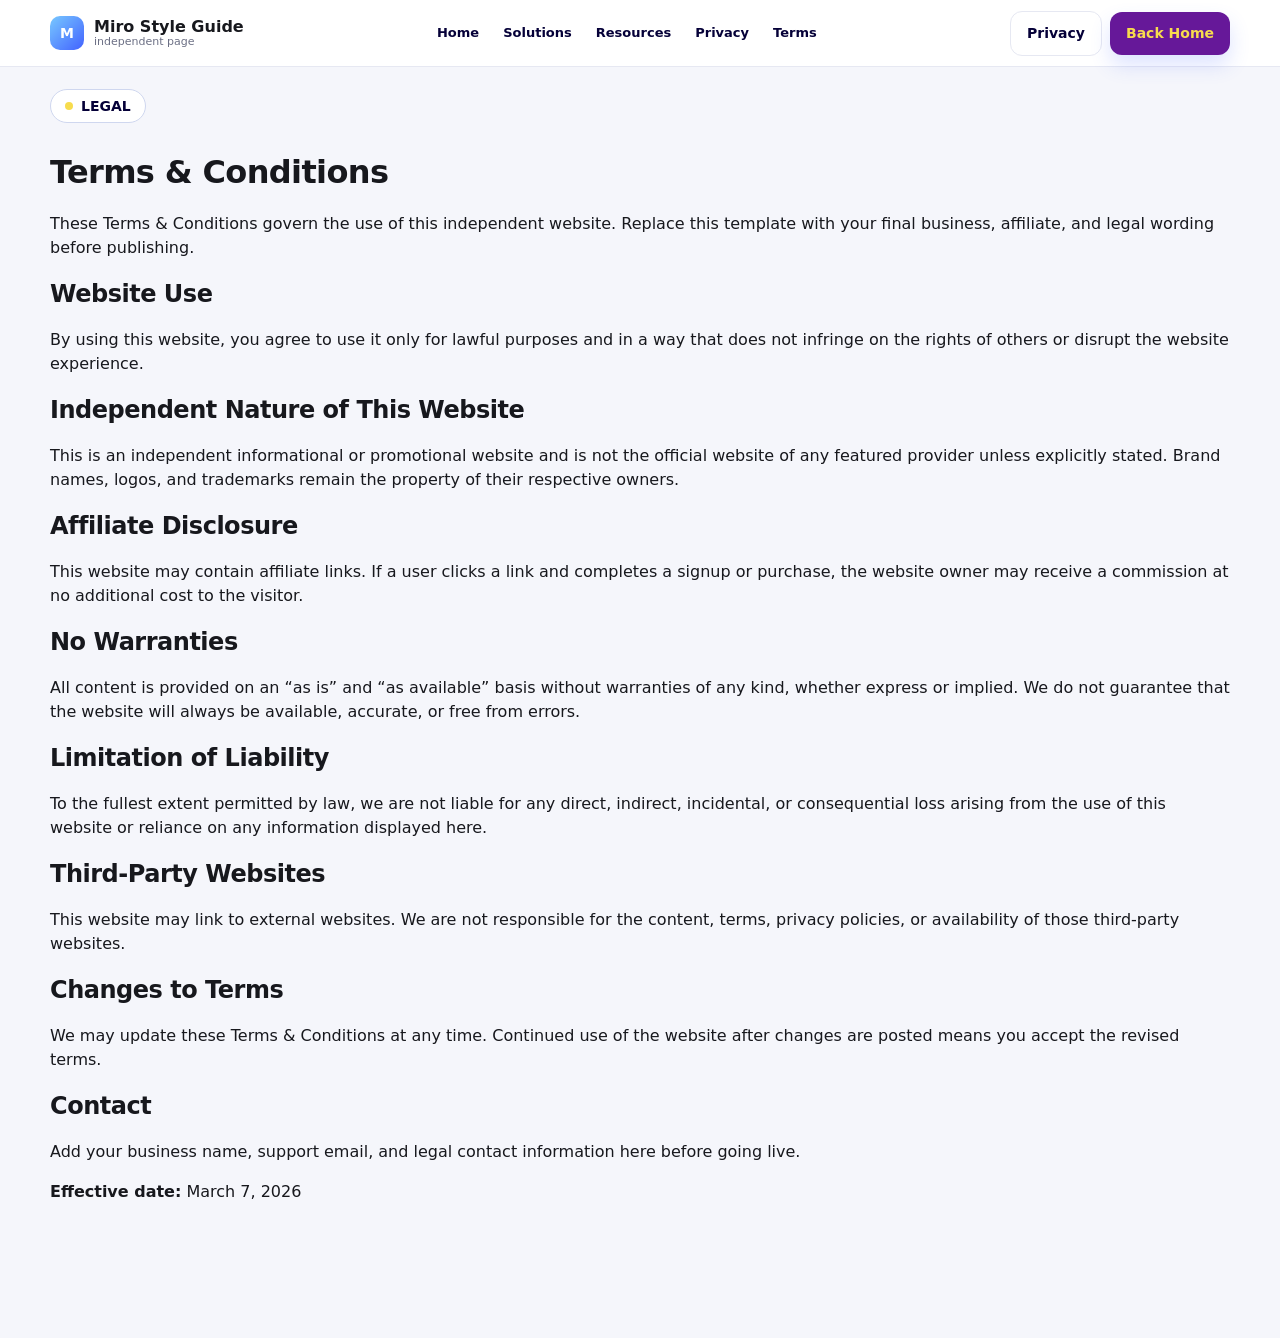
<file: terms.html>
<!doctype html>
<html lang="en">
<head>
  <meta charset="utf-8" />
  <meta name="viewport" content="width=device-width, initial-scale=1" />
  <title>Terms & Conditions | Miro Style Guide</title>
  <meta name="description" content="Terms and conditions for the Miro-inspired independent landing page." />
  <link rel="stylesheet" href="style.css" />
</head>
<body>
  <header class="header">
    <div class="container header__inner">
      <a class="brand" href="index.html"><span class="brand__mark">M</span><span class="brand__text"><span class="brand__title">Miro Style Guide</span><span class="brand__sub">independent page</span></span></a>
      <nav class="nav"><div class="nav__group"><a href="index.html">Home</a><a href="solutions.html">Solutions</a><a href="resources.html">Resources</a><a href="privacy.html">Privacy</a><a href="terms.html">Terms</a></div></nav>
      <div class="header__cta"><a class="btn btn--secondary" href="privacy.html">Privacy</a><a class="btn btn--primary" href="index.html">Back Home</a></div>
      <button class="mobile-toggle" id="mobileToggle" aria-label="Open menu" aria-expanded="false">☰</button>
    </div>
    <div class="container mobile-menu" id="mobileMenu">
      <a href="index.html">Home</a>
      <a href="solutions.html">Solutions</a>
      <a href="resources.html">Resources</a>
      <a href="privacy.html">Privacy</a>
          <a href="terms.html">Terms</a>
      <a href="faq.html">FAQ</a>
      
    </div>
  </header>

  <main class="section">
    <div class="container panel legal">
      <div class="eyebrow"><span></span> Legal</div>
      <h1>Terms &amp; Conditions</h1>
      <p>These Terms &amp; Conditions govern the use of this independent website. Replace this template with your final business, affiliate, and legal wording before publishing.</p>
      <h2>Website Use</h2>
      <p>By using this website, you agree to use it only for lawful purposes and in a way that does not infringe on the rights of others or disrupt the website experience.</p>
      <h2>Independent Nature of This Website</h2>
      <p>This is an independent informational or promotional website and is not the official website of any featured provider unless explicitly stated. Brand names, logos, and trademarks remain the property of their respective owners.</p>
      <h2>Affiliate Disclosure</h2>
      <p>This website may contain affiliate links. If a user clicks a link and completes a signup or purchase, the website owner may receive a commission at no additional cost to the visitor.</p>
      <h2>No Warranties</h2>
      <p>All content is provided on an “as is” and “as available” basis without warranties of any kind, whether express or implied. We do not guarantee that the website will always be available, accurate, or free from errors.</p>
      <h2>Limitation of Liability</h2>
      <p>To the fullest extent permitted by law, we are not liable for any direct, indirect, incidental, or consequential loss arising from the use of this website or reliance on any information displayed here.</p>
      <h2>Third-Party Websites</h2>
      <p>This website may link to external websites. We are not responsible for the content, terms, privacy policies, or availability of those third-party websites.</p>
      <h2>Changes to Terms</h2>
      <p>We may update these Terms &amp; Conditions at any time. Continued use of the website after changes are posted means you accept the revised terms.</p>
      <h2>Contact</h2>
      <p>Add your business name, support email, and legal contact information here before going live.</p>
      <p><strong>Effective date:</strong> March 7, 2026</p>
    </div>
  </main>

  <script src="script.js"></script>
</body>
</html>
</file>
<file: style.css>
:root{
  --bg:#f5f6fb;
  --surface:#ffffff;
  --text:#17181d;
  --navy:#050038;
  --muted:#6b6f84;
  --line:#e6e8f2;

  --blue:#4262ff;
  --blue-2:#5a77ff;
  --yellow:#f7dc4d;
  --green:#1db45a;
  --orange:#f5962b;
  --pink:#f05d93;
  --purple:#7a5cff;

  --shadow:0 10px 28px rgba(5,0,56,.06);
  --radius:18px;
  --max:1180px;
}

*{
  box-sizing:border-box;
}

html{
  scroll-behavior:smooth;
}

body{
  margin:0;
  font-family:Inter,system-ui,-apple-system,Segoe UI,Roboto,Arial,sans-serif;
  background:var(--bg);
  color:var(--text);
  line-height:1.5;
}

a{
  color:inherit;
  text-decoration:none;
}

img{
  max-width:100%;
  display:block;
}

.container{
  width:min(var(--max), calc(100% - 40px));
  margin:0 auto;
}

.section{
  padding:22px 0;
}

h1,h2,h3{
  margin:0;
  letter-spacing:-.02em;
}

.h2{
  font-size:clamp(24px, 2.2vw, 38px);
  line-height:1.1;
  font-weight:600;
  color:var(--navy);
}

.lead{
  margin-top:10px;
  color:var(--muted);
  font-size:14px;
  line-height:1.6;
}

.announce-bar{
  background:#11131a;
  color:#fff;
}

.announce-bar__inner{
  min-height:54px;
  display:flex;
  align-items:center;
      justify-content: center;
  gap:14px;
}

.announce-bar__inner p{
  margin:0;
 font-size: 20px;
    font-weight: 600;
      color: #0ae8b1;
}

.announce-bar__cta{
  flex:0 0 auto;
  min-height:36px;
  padding:0 16px;
  border-radius:12px;
  background:var(--yellow);
  color:#111;
  display:inline-flex;
  align-items:center;
  justify-content:center;
  font-size:12px;
  font-weight:800;
  text-transform:uppercase;
  font-style:italic;
}

.header{
  background:#fff;
  border-bottom:1px solid var(--line);
  position:sticky;
  top:0;
  z-index:20;
}

.header__inner{
  min-height:66px;
  display:flex;
  align-items:center;
  justify-content:space-between;
  gap:18px;
}

.brand{
  display:flex;
  gap:10px;
  align-items:center;
}

.brand__mark{
  width:34px;
  height:34px;
  border-radius:10px;
  background:linear-gradient(135deg, #78c8ff 0%, var(--blue) 100%);
  display:grid;
  place-items:center;
  color:#fff;
  font-weight:700;
  font-size:14px;
}

.brand__text{
  display:flex;
  flex-direction:column;
  line-height:1.05;
}

.brand__title{
  font-size:16px;
  font-weight:700;
}

.brand__sub{
  font-size:11px;
  color:var(--muted);
}

.nav{
  display:flex;
  align-items:center;
}

.nav__group{
  display:flex;
  gap:24px;
}

.nav a{
  font-size:13px;
  font-weight:600;
  color:var(--navy);
}

.header__cta{
  display:flex;
  gap:8px;
  align-items:center;
}

.btn{
  display:inline-flex;
  align-items:center;
  justify-content:center;
  padding:11px 16px;
  border-radius:12px;
  font-size: 14px;
  font-weight:700;
  transition:.2s ease;
}

.btn--primary{
  background: #661899;
    color: var(--yellow);
  box-shadow:0 10px 20px rgba(66,98,255,.18);
}

.btn--primary:hover{
  background:var(--blue-2);
}

.btn--secondary{
  border:1px solid var(--line);
  background:#fff;
  color:var(--navy);
}

.mobile-toggle{
  display:none;
  width:42px;
  height:42px;
  border-radius:10px;
  border:1px solid var(--line);
  background:#fff;
  font-size:20px;
  cursor:pointer;
}

.mobile-menu{
  display:none;
  padding-bottom:12px;
}

.mobile-menu a{
  display:block;
  padding:10px 0;
  border-top:1px solid var(--line);
  font-size:14px;
  font-weight:600;
}

.eyebrow{
  display:inline-flex;
  align-items:center;
  gap:8px;
  min-height:34px;
  padding:0 14px;
  border:1px solid #cfd7ef;
  border-radius:999px;
  color:var(--navy);
  font-size:14px;
  font-weight:800;
  text-transform:uppercase;
  background:#fff;
  margin-bottom: 25px;
}

.eyebrow span{
  width:8px;
  height:8px;
  border-radius:50%;
  background:var(--yellow);
  display:inline-block;
}

.hero--split{
  padding:28px 0 16px;
}

.hero-split{
  display:grid;
  grid-template-columns:1fr 1fr;
  gap:28px;
  align-items:center;
  background:
    radial-gradient(circle, rgba(66,98,255,.10) 1px, transparent 1px);
  background-size:34px 34px;
  border-radius:26px;
  padding:20px;
}

.hero-split__content{
  order:1;
}

.hero-split__media{
  order:2;
}

.hero-split__content h1{
  margin-top:14px;
  font-size:30px;
  line-height:1.03;
  font-weight:700;
  color:#181818;
}

.hero-list{
  list-style:none;
  padding:0;
  margin:18px 0 0;
  display:grid;
  gap:8px;
}

.hero-list li{
  position:relative;
  padding-left:22px;
  margin:0;
      color: #ff3232;
    font-size: 16px;
    font-weight: 700;
}

.hero-list li::before{
  content:"✔";
  position:absolute;
  left:0;
  top:0;
  color:var(--green);
  font-weight:800;
}

.hero__actions{
  display:flex;
  gap:10px;
  flex-wrap:wrap;
  margin-top:18px;
}

.hero__actions--left{
  justify-content:flex-start;
}

.hero-board{
  background:#fff;
  border-radius:22px;
  box-shadow:var(--shadow);
  overflow:hidden;
  border:1px solid var(--line);
}

.hero-board__image{
  width:100%;
  height:100%;
  object-fit:cover;
  display:block;
}

.duo-panels{
  padding-top:18px;
      padding-bottom: 18px;
}

.duo-panels__grid{
  display:grid;
  grid-template-columns:1fr 1fr;
  gap:16px;
      align-items: center;
}

.duo-col{
  min-width:0;
}

.workspace-panel,
.ai-canvas__card,
.team-card,
.compact-card,
.faq-item{
  background:#fff;
  border-radius:18px;
  box-shadow:var(--shadow);
  border:1px solid var(--line);
}

.workspace-panel{
  padding:16px;
}

.workspace-head{
  display:flex;
  align-items:center;
  justify-content:space-between;
  gap:12px;
}

.workspace-label{
  display:flex;
  align-items:center;
  gap:10px;
  flex:1;
}

.workspace-label span{
  font-size:12px;
  font-weight:800;
  text-transform:uppercase;
  color:#4f5c7d;
}

.workspace-line{
  flex:1;
  height:2px;
  background:var(--blue);
  border-radius:999px;
}

.workspace-close{
  width:40px;
  height:34px;
  border-radius:10px;
  border:2px solid #1b63c6;
  background:#fff;
  color:#222;
  font-size:22px;
  line-height:1;
  cursor:pointer;
}

.workspace-title{
  margin-top:12px;
  font-size:clamp(22px, 2vw, 32px);
  font-weight:600;
  color:#23242c;
}

.workspace-sub{
  margin:4px 0 14px;
  font-size:14px;
  color:var(--muted);
}

.workspace-list{
  display:grid;
  gap:10px;
}

.workspace-item{
  display:grid;
  grid-template-columns:26px 1fr 14px;
  gap:10px;
  align-items:center;
}

.workspace-item__icon{
  width:24px;
  height:24px;
  border-radius:8px;
  display:grid;
  place-items:center;
  color:#fff;
  font-size:12px;
  font-weight:800;
}

.workspace-item__icon--ai{
  background:linear-gradient(135deg, #8b63ff 0%, #d65dff 100%);
}

.workspace-item__icon--green{
  background:#28b85e;
}

.workspace-item__icon--orange{
  background:#f29a2d;
}

.workspace-item__icon--pink{
  background:#ef6b9b;
}

.workspace-item__copy h3{
  font-size:15px;
  font-weight:600;
  margin:0 0 2px;
}

.workspace-item__copy p{
  font-size:12px;
  color:var(--muted);
  margin:0;
  line-height:1.4;
}

.workspace-item__arrow{
  font-size:22px;
  color:#1c2233;
  text-align:right;
}

.workspace-footer{
  margin-top:12px;
  padding-top:12px;
  border-top:1px solid var(--line);
}

.workspace-footer__cta{
  display:inline-flex;
  align-items:center;
  justify-content:center;
  min-height:38px;
  padding:0 14px;
  border-radius:12px;
  background:var(--yellow);
  color: #1a1a1a;
    font-size: 18px;
    font-weight: 700;
}

.ai-canvas__card{
  padding:16px;
}

.ai-canvas__badge{
  display:inline-flex;
  align-items:center;
  min-height:28px;
  padding:0 10px;
  border-radius:999px;
  font-size:10px;
  font-weight:800;
  text-transform:uppercase;
  background:#f1efff;
  color:#5a4aff;
  margin-bottom:8px;
}

.ai-canvas__card h2{
  font-size:clamp(22px, 2vw, 32px);
  line-height:1.08;
  font-weight:600;
  margin-bottom:12px;
}

.ai-canvas__card h2 em{
  font-style:italic;
  font-weight:700;
}

.ai-canvas__top{
  min-height:42px;
  border-radius:14px;
  border:2px solid rgba(119,95,255,.55);
  display:flex;
  align-items:center;
  justify-content:center;
  margin-bottom:8px;
  color:#6557f6;
  font-size:clamp(18px, 1.8vw, 28px);
  font-weight:800;
  font-style:italic;
  background:var(--yellow);
}

.ai-canvas__grid{
  display:grid;
  grid-template-columns:repeat(3, 1fr);
  gap:8px;
  margin-bottom:8px;
}

.ai-canvas__box{
  border:1px solid rgba(119,95,255,.4);
  border-radius:14px;
  padding:12px 10px;
  text-align:center;
  background:#fcfbff;
}

.ai-canvas__box h3{
  font-size:14px;
  font-weight:700;
  font-style:italic;
  text-transform:uppercase;
  color:#6557f6;
  margin-bottom:6px;
}

.ai-canvas__box p{
  font-size:12px;
  color:#444b5e;
  margin:0;
  line-height:1.4;
}

.ai-canvas__trust{
  min-height:40px;
  border:1px solid rgba(119,95,255,.35);
  border-radius:14px;
  display:flex;
  align-items:center;
  justify-content:center;
  gap:12px;
  flex-wrap:wrap;
  background:#fcfbff;
  padding:8px 10px;
  font-size:12px;
}

.ai-canvas__trust strong{
  color:#6557f6;
  font-style:italic;
  font-size:12px;
  text-transform:uppercase;
}

.workflow-wrapper{
  padding-top:10px;
     padding-bottom: 18px;
}

.workflow-grid{
  display:grid;
  grid-template-columns:1fr 1fr;
  gap:16px;
      align-items: center;
}

.logo-row{
 display: flex;
    flex-wrap: wrap;
    gap: 0;
    margin-top: 14px;
    padding-bottom: 20px;
    justify-content: space-around;
}

.logo-pill{
    background: var(--yellow);
    border: 1px solid var(--line);
    padding: 9px 14px;
    border-radius: 12px;
    font-size: 12px;
    font-weight: 700;
    color: #1f1f1f;
}

.team-card{
  overflow:hidden;
}

.team-card__top{
    padding: 5px;
}

.team-card__body{
  padding:14px;
}

.team-card__body h3{
  text-align:center;
  margin-bottom:12px;
  font-weight:600;
  font-size:20px;
}

.team-grid{
  display:grid;
  grid-template-columns:repeat(2, 1fr);
  gap:8px;
}

.team-box{
  background:#f0f1f7;
  border-radius:10px;
  min-height:84px;
  padding:10px;
  text-align:center;
  font-size:16px;
  font-weight:600;
  display:flex;
  align-items:center;
  justify-content:center;
  position:relative;
}

.team-box--highlight{
  background:#f6f6f8;
}

.team-box--highlight::before{
  content:"";
  position:absolute;
  inset:0;
  border-radius:10px;
  padding:2px;
  background:linear-gradient(90deg, #69b6ff 0 25%, #f1d55d 25% 50%, #1fc173 50% 75%, #ff5c5c 75% 100%);
  -webkit-mask:
    linear-gradient(#000 0 0) content-box,
    linear-gradient(#000 0 0);
  -webkit-mask-composite:xor;
  mask-composite:exclude;
}

.compact-duo{
  padding-top:10px;
  padding-bottom:10px;
}

.compact-duo__grid{
  display:grid;
  grid-template-columns:1fr 1fr;
  gap:16px;
}

.compact-card{
  overflow:hidden;
}

.compact-card__visual{
  padding:22px;
  background:#ffffff;
}

.compact-card__copy{
  padding:22px;
}

.compact-card__copy h3{
  font-size:18px;
  font-weight:600;
}

.compact-card__copy p{
  margin:8px 0 0;
  font-size:13px;
  color:var(--muted);
  line-height:1.5;
}

.dark-btn{
  margin-top:12px;
  display:inline-flex;
  align-items:center;
  justify-content:center;
  min-height:38px;
  padding:0 14px;
  background:#11131a;
  color:#fff;
  border-radius:10px;
  font-size:12px;
  font-weight:800;
}

.formats-hero h2,
.integrations-hero h2{
  font-size:clamp(22px, 2vw, 32px);
  line-height:1.1;
  font-weight:600;
  margin-bottom:12px;
}

.formats-hero h2 em{
  font-style:italic;
  font-weight:700;
}

.integrations-hero h2 strong{
  font-style:italic;
  font-weight:700;
}

.formats-icons{
  display:grid;
  grid-template-columns:repeat(4, 1fr);
  gap:8px;
}

.format-box{
  min-height:96px;
  background:#fff;
  border-radius:14px;
  display:flex;
  flex-direction:column;
  align-items:center;
  justify-content:center;
  gap:8px;
  padding:10px;
  border:1px solid var(--line);
}

.format-icon{
  width: 34px;
    height: 34px;
  border-radius:12px;
  display:grid;
  place-items:center;
  font-size:20px;
  font-weight:800;
  border:3px solid currentColor;
}

.format-icon--purple{
  color:#8368ea;
}

.format-icon--red{
  color:#df5353;
}

.format-icon--blue{
  color:#1699d0;
}

.format-icon--green{
  color:#24a83f;
}

.format-box strong{
  font-size:12px;
  font-weight:700;
}

.tool-grid{
  display:grid;
  grid-template-columns:repeat(6, 1fr);
  gap:8px;
}

.tool-chip{
  min-height:44px;
  border-radius:12px;
  display:grid;
  place-items:center;
  background:#fff;
  font-size:14px;
  font-weight:800;
  color:var(--blue);
  border:1px solid var(--line);
}

.faq{
  padding-top:10px;
}

.faq-list{
  display:grid;
  gap:10px;
  margin-top:14px;
}

.faq-item{
  padding:14px;
}

.faq-item h3{
  font-size:14px;
  font-weight:600;
}

.faq-item p{
  margin-top:6px;
  font-size:13px;
  color:var(--muted);
  line-height:1.55;
}

.footer{
  padding:18px 0 70px;
  margin-top:24px;
  border-top:1px solid var(--line);
}

.footer p{
  font-size:12px;
  color:var(--muted);
  line-height:1.65;
}

.footer a{
  font-weight:700;
  color:var(--navy);
}

.sticky-cta{
  position:fixed;
  right:16px;
  bottom:16px;
  background:linear-gradient(90deg, #25b5ee 0%, var(--blue) 100%);
  color:#fff;
  padding:12px 16px;
  border-radius:14px;
  font-size:13px;
  font-weight:700;
  box-shadow:0 12px 24px rgba(66,98,255,.18);
}

@media (max-width: 1100px){
  .workflow-grid,
  .compact-duo__grid{
    grid-template-columns:1fr;
  }

  .formats-icons{
    grid-template-columns:repeat(2, 1fr);
  }

  .tool-grid{
    grid-template-columns:repeat(4, 1fr);
  }
}

@media (max-width: 980px){
  .hero-split,
  .duo-panels__grid{
    grid-template-columns:1fr;
  }

  .hero-split__content,
  .hero-split__media{
    order:initial;
  }

  .ai-canvas__grid{
    grid-template-columns:1fr;
  }

  .nav,
  .header__cta{
    display:none;
  }

  .mobile-toggle{
    display:block;
  }

  .mobile-menu.is-open{
    display:block;
  }

  .announce-bar__inner{
    min-height:auto;
    padding:10px 0;
    flex-direction:column;
    align-items:flex-start;
  }
}

@media (max-width: 640px){
  .container{
    width:min(var(--max), calc(100% - 24px));
  }

  .hero-split{
    padding:14px;
    gap:18px;
    background-size:24px 24px;
  }

  .hero-split__content h1{
    font-size:30px;
  }

  .hero-list li{
    font-size:14px;
  }

  .workspace-title{
    font-size:22px;
  }

  .workspace-sub{
    font-size:13px;
  }

  .team-grid{
    gap:8px;
  }

  .team-box{
    min-height:72px;
    font-size:11px;
  }

  .formats-icons{
    grid-template-columns:repeat(2, 1fr);
  }

  .tool-grid{
    grid-template-columns:repeat(3, 1fr);
  }

  .sticky-cta{
    left:12px;
    right:12px;
    bottom:12px;
    justify-content:center;
    text-align:center;
  }
}

/* ===== LAST SECTION ONLY ===== */
.workflow-wrapper{
  padding: 28px 0 40px;
}

.tools-showcase{
  background: #ffffff;
  border: 1px solid #e6e9f2;
  border-radius: 24px;
  padding: 22px;
  box-shadow: 0 14px 34px rgba(17, 24, 39, 0.05);
}

.tools-showcase__head{
  max-width: 760px;
  margin-bottom: 18px;
}

.tools-showcase__head h2{
  margin: 10px 0 8px;
  font-size: 32px;
  line-height: 1.15;
  color: #111827;
}

.tools-showcase__head p{
  margin: 0;
  font-size: 15px;
  line-height: 1.7;
  color: #667085;
}

.tools-grid{
  display: grid;
  grid-template-columns: repeat(5, minmax(0, 1fr));
  gap: 14px;
}

.tool-card{
  display: block;
  text-decoration: none;
  background: #f3f4f8;
  border: 1px solid #e5e7ef;
  border-radius: 18px;
  padding: 18px;
  position: relative;
  overflow: hidden;
  transition: transform .22s ease, box-shadow .22s ease, border-color .22s ease, background .22s ease;
      height: 60px;
}

.tool-card::before{
  content: "";
  position: absolute;
  inset: 0 0 auto 0;
  height: 4px;
  background: linear-gradient(90deg, #3b82f6 0%, #facc15 32%, #22c55e 66%, #ef4444 100%);
  opacity: 0;
  transition: opacity .22s ease;
}

.tool-card:hover{
  transform: translateY(-3px);
  background: #ffffff;
  border-color: #d7ddea;
  box-shadow: 0 14px 28px rgba(17, 24, 39, 0.08);
}

.tool-card:hover::before{
  opacity: 1;
}

.tool-card h3{
  margin: 0 0 8px;
     font-size: 15px;
  line-height: 1.28;
  color: #111827;
}

.tool-card p{
  margin: 0;
  font-size: 14px;
  line-height: 1.65;
  color: #6b7280;
}

.tool-card__tag{
  display: inline-flex;
  align-items: center;
  justify-content: center;
  min-height: 30px;
  padding: 0 12px;
  border-radius: 999px;
  background: #fff4cf;
  color: #8a6200;
  font-size: 12px;
  font-weight: 700;
  margin-bottom: 12px;
}

.tool-card--featured{
  background: linear-gradient(135deg, #eef5ff 0%, #ffffff 100%);
  border-color: #cfe1ff;
}

.tool-card--featured::before{
  opacity: 1;
}

/* ===== STICKY BOTTOM BAR ONLY ===== */
body{
  padding-bottom: 96px;
}

.sticky-bar{
  position: fixed;
  left: 0;
  right: 0;
  bottom: 0;
  z-index: 100;
  padding: 10px 14px 14px;
}

.sticky-bar__inner{
  max-width: 1450px;
  margin: 0 auto;
  display: flex;
  align-items: center;
  justify-content: space-between;
  gap: 18px;
  background: rgba(255,255,255,.94);
  border: 1px solid #dbe3f1;
  border-radius: 22px;
  padding: 14px 18px;
  box-shadow: 0 20px 40px rgba(17, 24, 39, 0.14);
  backdrop-filter: blur(10px);
}

.sticky-bar__chips{
  display: flex;
  align-items: center;
  gap: 12px;
  flex-wrap: wrap;
}

.sticky-chip{
  display: inline-flex;
  align-items: center;
  justify-content: center;
  text-decoration: none;
  background: #facc15;
  color: #111827;
  border-radius: 14px;
  padding: 12px 18px;
  font-size: 15px;
  font-weight: 800;
  white-space: nowrap;
  box-shadow: 0 8px 20px rgba(250, 204, 21, 0.20);
}

.sticky-bar__cta{
  display: inline-flex;
  align-items: center;
  justify-content: center;
  text-decoration: none;
  min-height: 54px;
  padding: 0 26px;
  border-radius: 18px;
  white-space: nowrap;
  font-size: 16px;
  font-weight: 800;
  color: #ffffff;
  background: linear-gradient(135deg, #1fb8ff 0%, #3159ff 100%);
  box-shadow: 0 14px 28px rgba(49, 89, 255, 0.28);
}

@media (max-width: 767px){
  .workflow-wrapper{
    padding: 20px 0 28px;
  }

  .tools-showcase{
    padding: 16px;
    border-radius: 18px;
  }

  .tools-showcase__head h2{
    font-size: 24px;
  }

  .tools-grid{
    grid-template-columns: 1fr;
    gap: 12px;
  }

  .tool-card{
    padding: 16px;
    border-radius: 16px;
  }

  body{
    padding-bottom: 132px;
  }

  .sticky-bar{
    padding: 10px 10px 12px;
  }

  .sticky-bar__inner{
    flex-direction: column;
    align-items: stretch;
    padding: 12px;
    border-radius: 18px;
  }

  .sticky-bar__chips{
    flex-wrap: nowrap;
    overflow-x: auto;
    gap: 8px;
    padding-bottom: 2px;
  }

  .sticky-chip{
    padding: 10px 14px;
    font-size: 14px;
    border-radius: 12px;
  }

  .sticky-bar__cta{
    width: 100%;
    min-height: 50px;
    border-radius: 14px;
    font-size: 15px;
  }
}
</file>
<file: styless.css>
:root{
  --bg:#f5f6fb;
  --surface:#ffffff;
  --text:#17181d;
  --navy:#050038;
  --muted:#6b6f84;
  --line:#e6e8f2;

  --blue:#4262ff;
  --blue-2:#5a77ff;
  --yellow:#f7dc4d;
  --green:#1db45a;
  --orange:#f5962b;
  --pink:#f05d93;
  --purple:#7a5cff;

  --shadow:0 10px 28px rgba(5,0,56,.06);
  --radius:18px;
  --max:1180px;
}

*{
  box-sizing:border-box;
}

html{
  scroll-behavior:smooth;
}

body{
  margin:0;
  font-family:Inter,system-ui,-apple-system,Segoe UI,Roboto,Arial,sans-serif;
  background:var(--bg);
  color:var(--text);
  line-height:1.5;
  -webkit-font-smoothing:antialiased;
  -moz-osx-font-smoothing:grayscale;
}

a{
  color:inherit;
  text-decoration:none;
}

img{
  max-width:100%;
  display:block;
}

.container{
  width:min(var(--max), calc(100% - 40px));
  margin:0 auto;
}

.section{
  padding:28px 0;
}

.section--tight{
  padding:18px 0;
}

h1,h2,h3{
  margin:0;
  letter-spacing:-.02em;
}

.eyebrow{
  display:inline-flex;
  align-items:center;
  gap:8px;
  min-height:34px;
  padding:0 14px;
  border:1px solid #cfd7ef;
  border-radius:999px;
  color:var(--navy);
  font-size:11px;
  font-weight:800;
  text-transform:uppercase;
  background:#fff;
}

.eyebrow span{
  width:8px;
  height:8px;
  border-radius:50%;
  background:var(--yellow);
  display:inline-block;
}

.header{
  background:#fff;
  border-bottom:1px solid var(--line);
  position:sticky;
  top:0;
  z-index:20;
}

.header__inner{
  min-height:66px;
  display:flex;
  align-items:center;
  justify-content:space-between;
  gap:18px;
}

.brand{
  display:flex;
  gap:10px;
  align-items:center;
}

.brand__mark{
  width:34px;
  height:34px;
  border-radius:10px;
  background:linear-gradient(135deg, #78c8ff 0%, var(--blue) 100%);
  display:grid;
  place-items:center;
  color:#fff;
  font-weight:700;
  font-size:14px;
}

.brand__text{
  display:flex;
  flex-direction:column;
  line-height:1.05;
}

.brand__title{
  font-size:16px;
  font-weight:700;
}

.brand__sub{
  font-size:11px;
  color:var(--muted);
}

.nav{
  display:flex;
  align-items:center;
}

.nav__group{
  display:flex;
  gap:24px;
}

.nav a{
  font-size:13px;
  font-weight:600;
  color:var(--navy);
}

.header__cta{
  display:flex;
  gap:8px;
  align-items:center;
}

.btn{
  display:inline-flex;
  align-items:center;
  justify-content:center;
  padding:11px 16px;
  border-radius:12px;
  font-size:13px;
  font-weight:700;
  transition:.2s ease;
}

.btn--primary{
  background:var(--blue);
  color:#fff;
  box-shadow:0 10px 20px rgba(66,98,255,.18);
}

.btn--primary:hover{
  background:var(--blue-2);
}

.btn--secondary{
  border:1px solid var(--line);
  background:#fff;
  color:var(--navy);
}

.mobile-toggle{
  display:none;
  width:42px;
  height:42px;
  border-radius:10px;
  border:1px solid var(--line);
  background:#fff;
  font-size:20px;
  cursor:pointer;
}

.mobile-menu{
  display:none;
  padding-bottom:12px;
}

.mobile-menu a{
  display:block;
  padding:10px 0;
  border-top:1px solid var(--line);
  font-size:14px;
  font-weight:600;
}

.page-hero{
  padding:28px 0 16px;
}

.page-hero__card{
  background:
    radial-gradient(circle at 12% 18%, rgba(66,98,255,.08), transparent 28%),
    radial-gradient(circle at 86% 22%, rgba(247,220,77,.18), transparent 24%),
    #fff;
  border:1px solid var(--line);
  border-radius:24px;
  box-shadow:var(--shadow);
  padding:28px;
}

.page-title{
  margin-top:14px;
  font-size:clamp(28px, 3vw, 48px);
  line-height:1.05;
  font-weight:700;
  color:var(--navy);
}

.page-lead{
  margin:12px 0 0;
  max-width:820px;
  font-size:15px;
  line-height:1.65;
  color:var(--muted);
}

.resource-pills{
  display:flex;
  flex-wrap:wrap;
  gap:10px;
  margin-top:18px;
}

.resource-pill{
  min-height:38px;
  padding:0 14px;
  border-radius:999px;
  display:inline-flex;
  align-items:center;
  justify-content:center;
  background:#f2f5ff;
  border:1px solid #dbe3ff;
  color:var(--blue);
  font-size:12px;
  font-weight:700;
}

.section-head{
  margin-bottom:16px;
}

.section-title{
  margin-top:10px;
  font-size:clamp(22px, 2vw, 34px);
  line-height:1.1;
  font-weight:600;
  color:var(--navy);
}

.featured-grid{
  display:grid;
  grid-template-columns:1fr 1fr;
  gap:16px;
}

.feature-panel{
  border:1px solid var(--line);
  border-radius:20px;
  box-shadow:var(--shadow);
  padding:20px;
}

.feature-panel--blue{
  background:linear-gradient(180deg, #f8fbff 0%, #ffffff 100%);
}

.feature-panel--yellow{
  background:linear-gradient(180deg, #fffdf4 0%, #ffffff 100%);
}

.feature-panel h2{
  margin-top:12px;
  font-size:clamp(22px, 2vw, 34px);
  line-height:1.1;
  font-weight:600;
  color:var(--navy);
}

.feature-panel p{
  margin:10px 0 0;
  font-size:14px;
  line-height:1.6;
  color:var(--muted);
}

.mini-list{
  display:grid;
  gap:12px;
  margin-top:18px;
}

.mini-list__item{
  background:#fff;
  border:1px solid var(--line);
  border-radius:14px;
  padding:14px;
}

.mini-list__item strong{
  display:block;
  font-size:14px;
  font-weight:700;
  color:var(--navy);
  margin-bottom:4px;
}

.mini-list__item span{
  display:block;
  font-size:13px;
  line-height:1.55;
  color:var(--muted);
}

.pill-grid{
  display:grid;
  grid-template-columns:repeat(3, minmax(0, 1fr));
  gap:10px;
  margin-top:18px;
}

.pill-card{
  min-height:54px;
  border-radius:14px;
  display:flex;
  align-items:center;
  justify-content:center;
  text-align:center;
  background:#fff;
  border:1px solid var(--line);
  font-size:13px;
  font-weight:700;
  color:#4d5b84;
}

.card-grid{
  display:grid;
  gap:16px;
}

.card-grid--3{
  grid-template-columns:repeat(3, minmax(0, 1fr));
}

.article-card{
  background:#fff;
  border:1px solid var(--line);
  border-radius:18px;
  box-shadow:var(--shadow);
  padding:18px;
  transition:transform .2s ease, box-shadow .2s ease;
}

.article-card:hover{
  transform:translateY(-3px);
  box-shadow:0 16px 34px rgba(5,0,56,.08);
}

.article-tag{
  display:inline-flex;
  align-items:center;
  min-height:28px;
  padding:0 10px;
  border-radius:999px;
  background:#eef2ff;
  color:var(--blue);
  font-size:11px;
  font-weight:800;
  text-transform:uppercase;
}

.article-card h3{
  margin-top:12px;
  font-size:20px;
  line-height:1.18;
  font-weight:600;
  color:var(--navy);
}

.article-card p{
  margin:10px 0 0;
  font-size:14px;
  line-height:1.6;
  color:var(--muted);
}

.article-card a{
  display:inline-block;
  margin-top:14px;
  font-size:13px;
  font-weight:700;
  color:var(--blue);
}

.split-box{
  display:grid;
  grid-template-columns:1fr 1fr;
  gap:16px;
}

.support-box,
.highlight-box{
  background:#fff;
  border:1px solid var(--line);
  border-radius:18px;
  box-shadow:var(--shadow);
  padding:18px;
}

.support-box h2,
.highlight-box h2{
  margin-top:12px;
  font-size:clamp(22px, 2vw, 32px);
  line-height:1.1;
  font-weight:600;
  color:var(--navy);
}

.support-box p,
.highlight-box p{
  margin:10px 0 0;
  font-size:14px;
  line-height:1.6;
  color:var(--muted);
}

.support-list{
  display:grid;
  gap:12px;
  margin-top:18px;
}

.support-list__item{
  display:grid;
  grid-template-columns:34px 1fr;
  gap:12px;
  align-items:start;
}

.support-icon{
  width:34px;
  height:34px;
  border-radius:10px;
  display:grid;
  place-items:center;
  background:#eef2ff;
  color:var(--blue);
  font-size:14px;
  font-weight:800;
  border:1px solid #dbe2ff;
}

.support-list__item strong{
  display:block;
  font-size:14px;
  line-height:1.3;
  font-weight:700;
  color:var(--navy);
  margin-bottom:3px;
}

.support-list__item span{
  display:block;
  font-size:13px;
  line-height:1.5;
  color:var(--muted);
}

.shortcut-grid{
  display:grid;
  grid-template-columns:repeat(2, minmax(0, 1fr));
  gap:10px;
  margin-top:18px;
}

.shortcut-card{
  min-height:56px;
  border-radius:14px;
  display:flex;
  align-items:center;
  justify-content:center;
  text-align:center;
  background:#f7f8fd;
  border:1px solid var(--line);
  font-size:13px;
  font-weight:700;
  color:#4d5b84;
}

.metrics-grid{
  display:grid;
  grid-template-columns:repeat(3, minmax(0, 1fr));
  gap:16px;
}

.metric-card{
  background:#fff;
  border:1px solid var(--line);
  border-radius:18px;
  box-shadow:var(--shadow);
  padding:18px;
  transition:transform .2s ease;
}

.metric-card:hover{
  transform:translateY(-2px);
}

.metric-card strong{
  display:block;
  font-size:18px;
  line-height:1.2;
  font-weight:700;
  color:var(--navy);
  margin-bottom:8px;
}

.metric-card span{
  display:block;
  font-size:14px;
  line-height:1.6;
  color:var(--muted);
}

.footer{
  padding:18px 0 70px;
  margin-top:24px;
  border-top:1px solid var(--line);
}

.footer__shell p{
  font-size:12px;
  color:var(--muted);
  line-height:1.65;
  margin:0;
}

@media (max-width: 1100px){
  .card-grid--3{
    grid-template-columns:repeat(2, minmax(0, 1fr));
  }

  .metrics-grid{
    grid-template-columns:1fr;
  }

  .pill-grid{
    grid-template-columns:repeat(2, minmax(0, 1fr));
  }
}

@media (max-width: 900px){
  .featured-grid,
  .split-box{
    grid-template-columns:1fr;
  }

  .nav,
  .header__cta{
    display:none;
  }

  .mobile-toggle{
    display:block;
  }

  .mobile-menu.is-open{
    display:block;
  }
}

@media (max-width: 640px){
  .container{
    width:min(var(--max), calc(100% - 24px));
  }

  .header__inner{
    min-height:62px;
  }

  .brand__title{
    font-size:15px;
  }

  .page-hero__card,
  .feature-panel,
  .article-card,
  .support-box,
  .highlight-box,
  .metric-card{
    padding:14px;
    border-radius:16px;
  }

  .page-title{
    font-size:30px;
  }

  .page-lead,
  .feature-panel p,
  .article-card p,
  .support-box p,
  .highlight-box p,
  .metric-card span{
    font-size:13px;
  }

  .card-grid--3{
    grid-template-columns:1fr;
    gap:12px;
  }

  .pill-grid,
  .shortcut-grid{
    grid-template-columns:1fr 1fr;
  }

  .article-card h3{
    font-size:18px;
  }

  .feature-panel h2,
  .support-box h2,
  .highlight-box h2{
    font-size:22px;
  }

  .metric-card strong{
    font-size:16px;
  }
}
</file>
